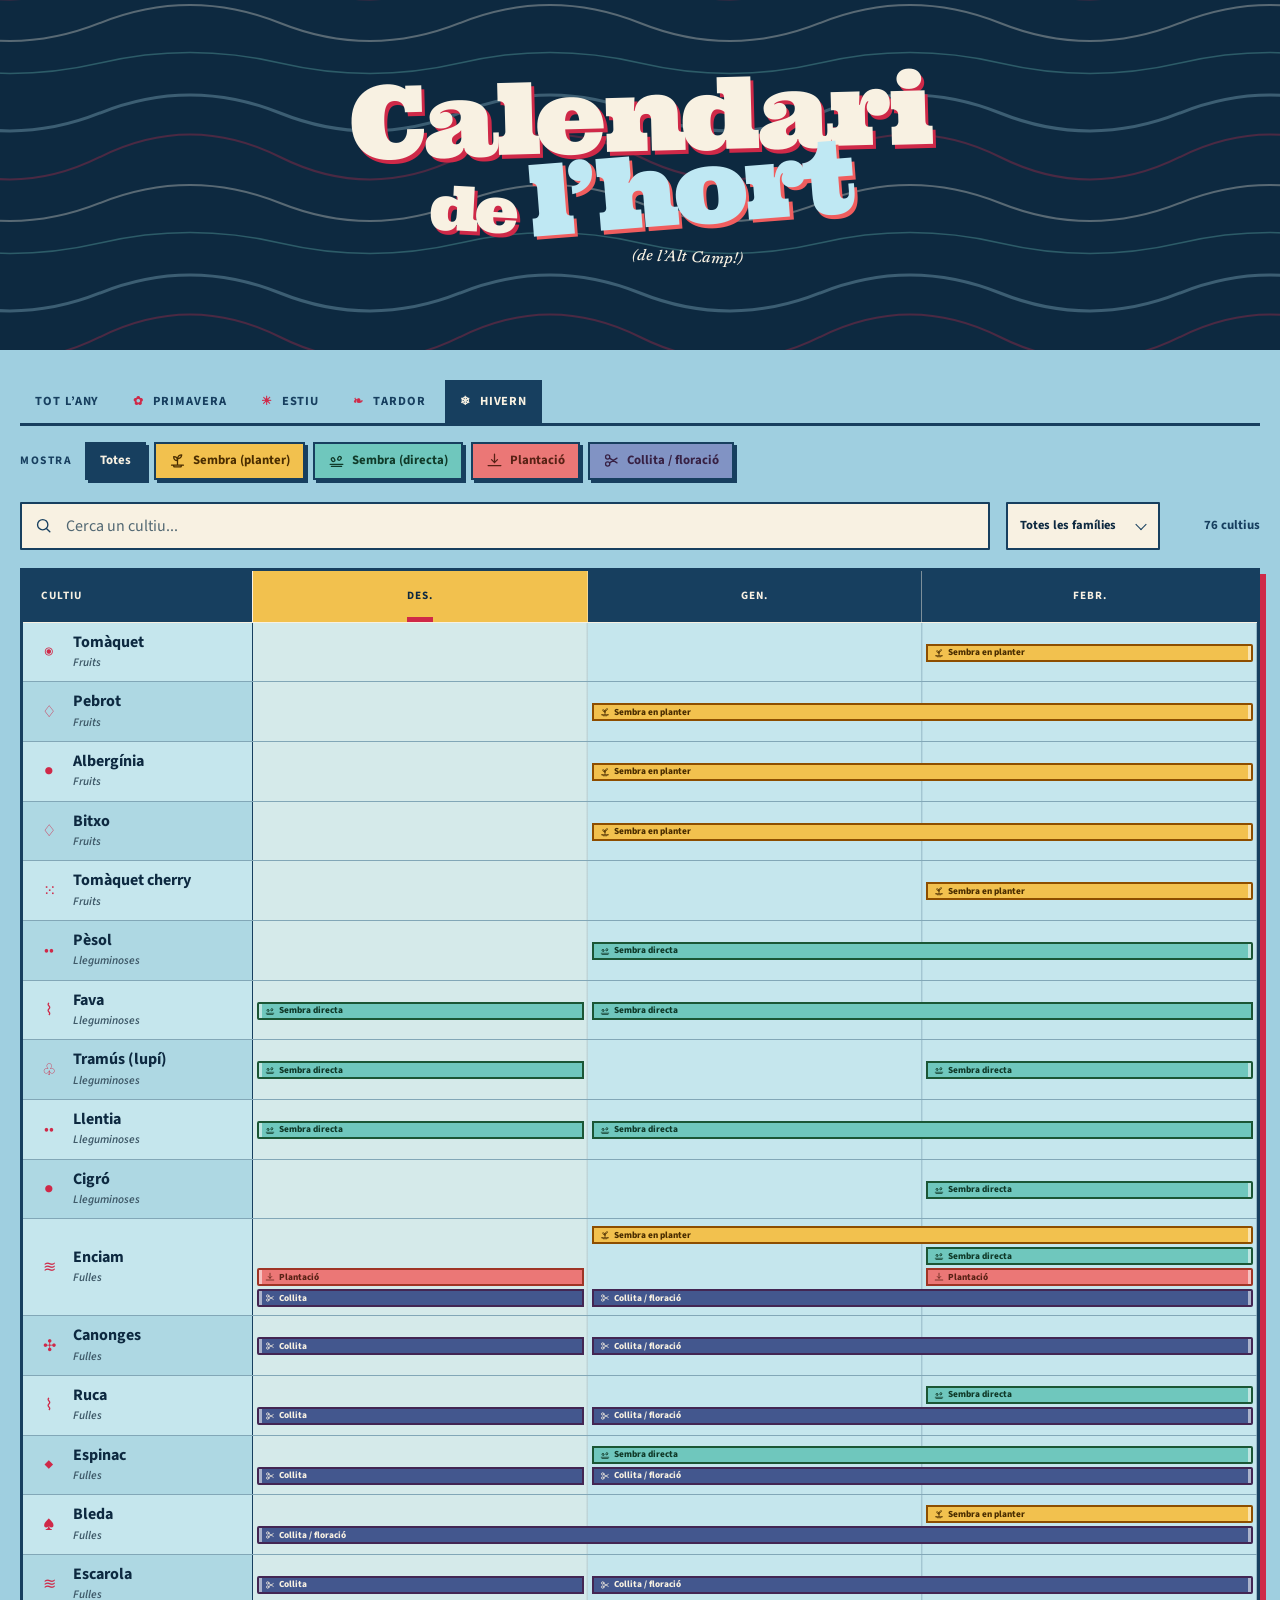
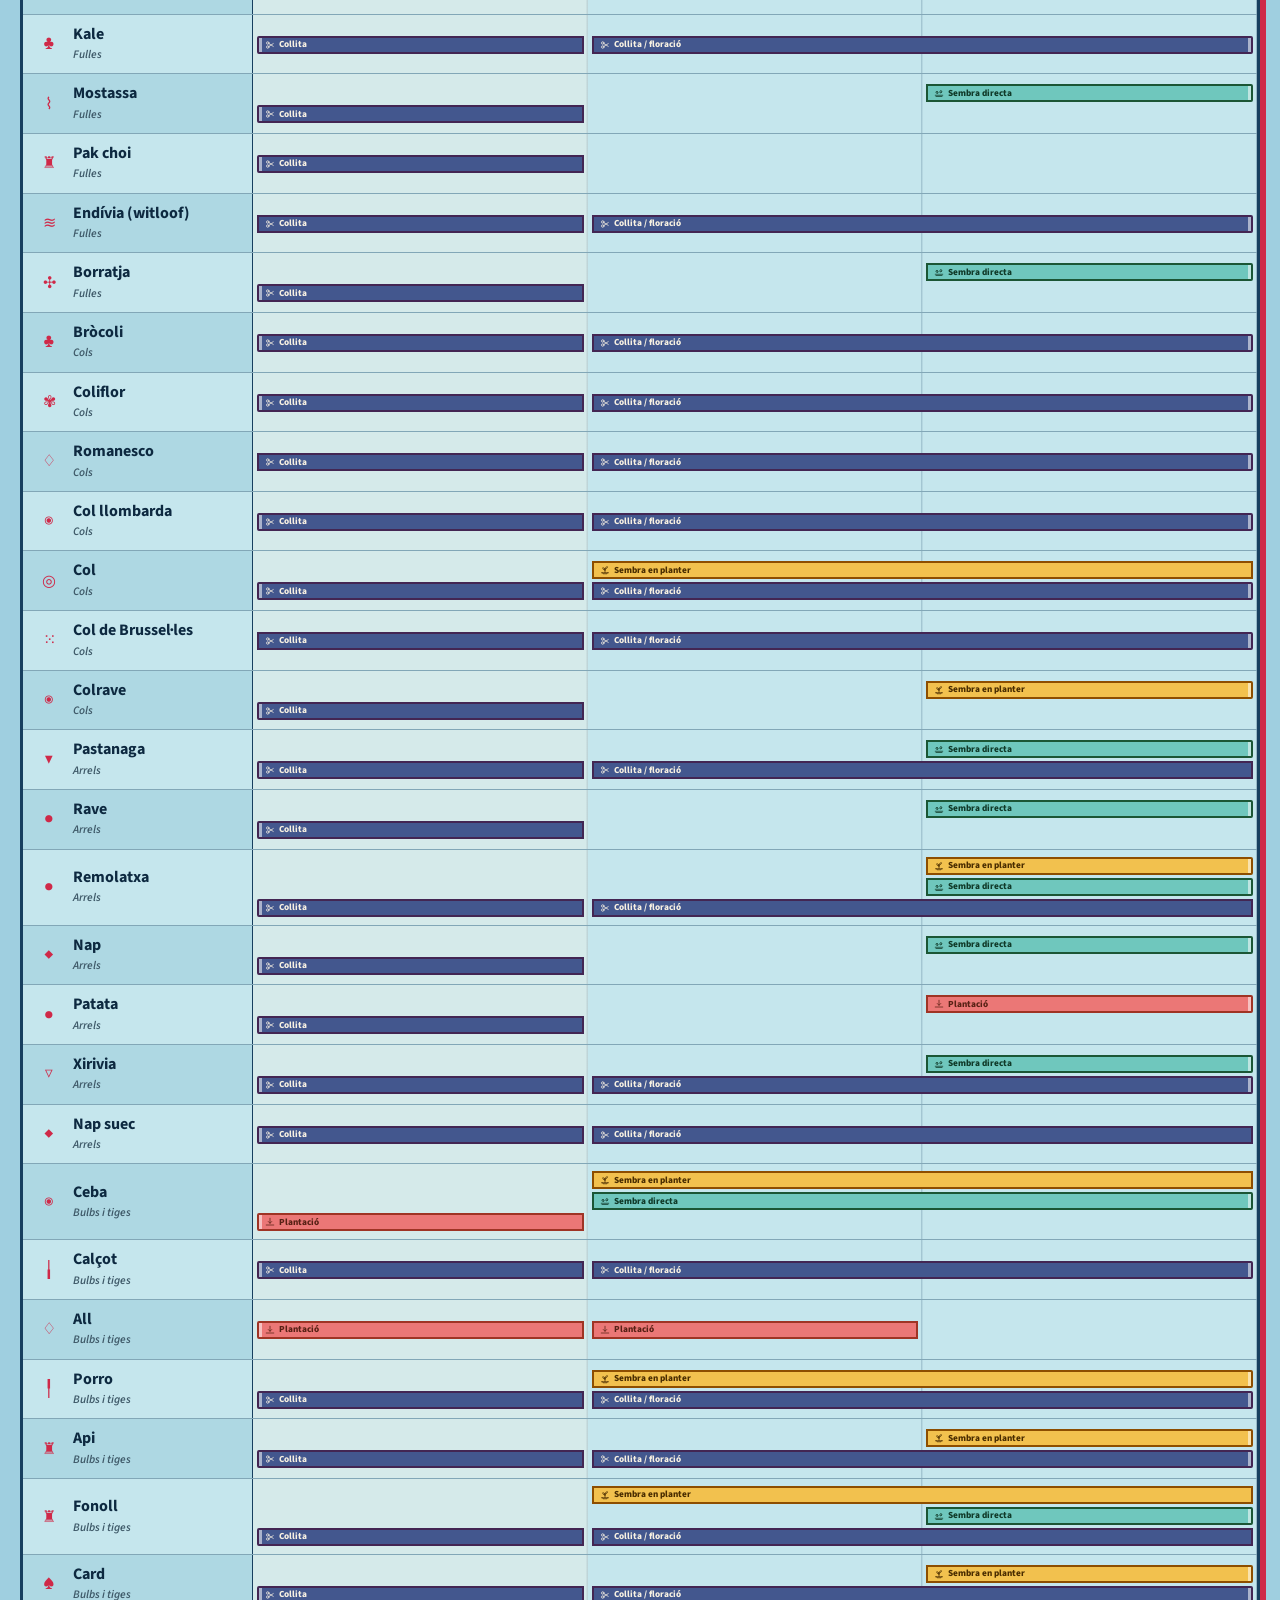
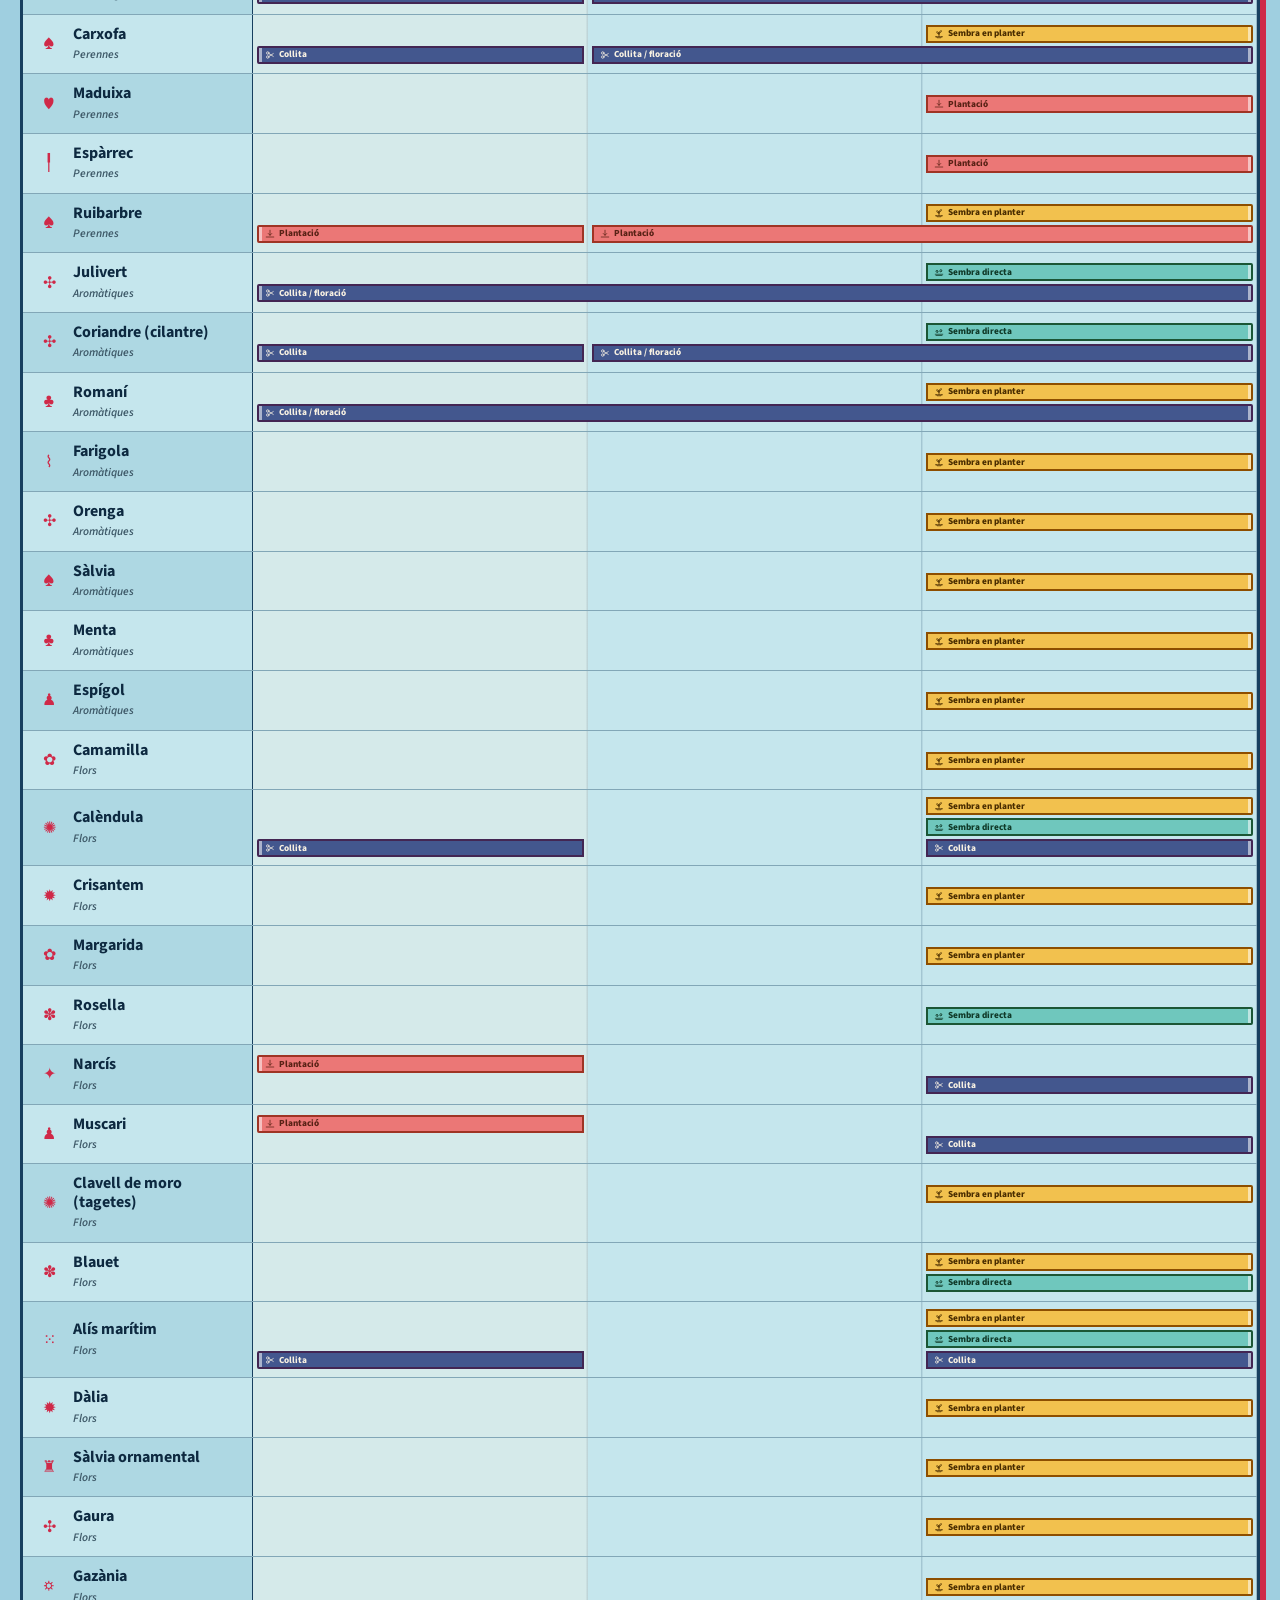
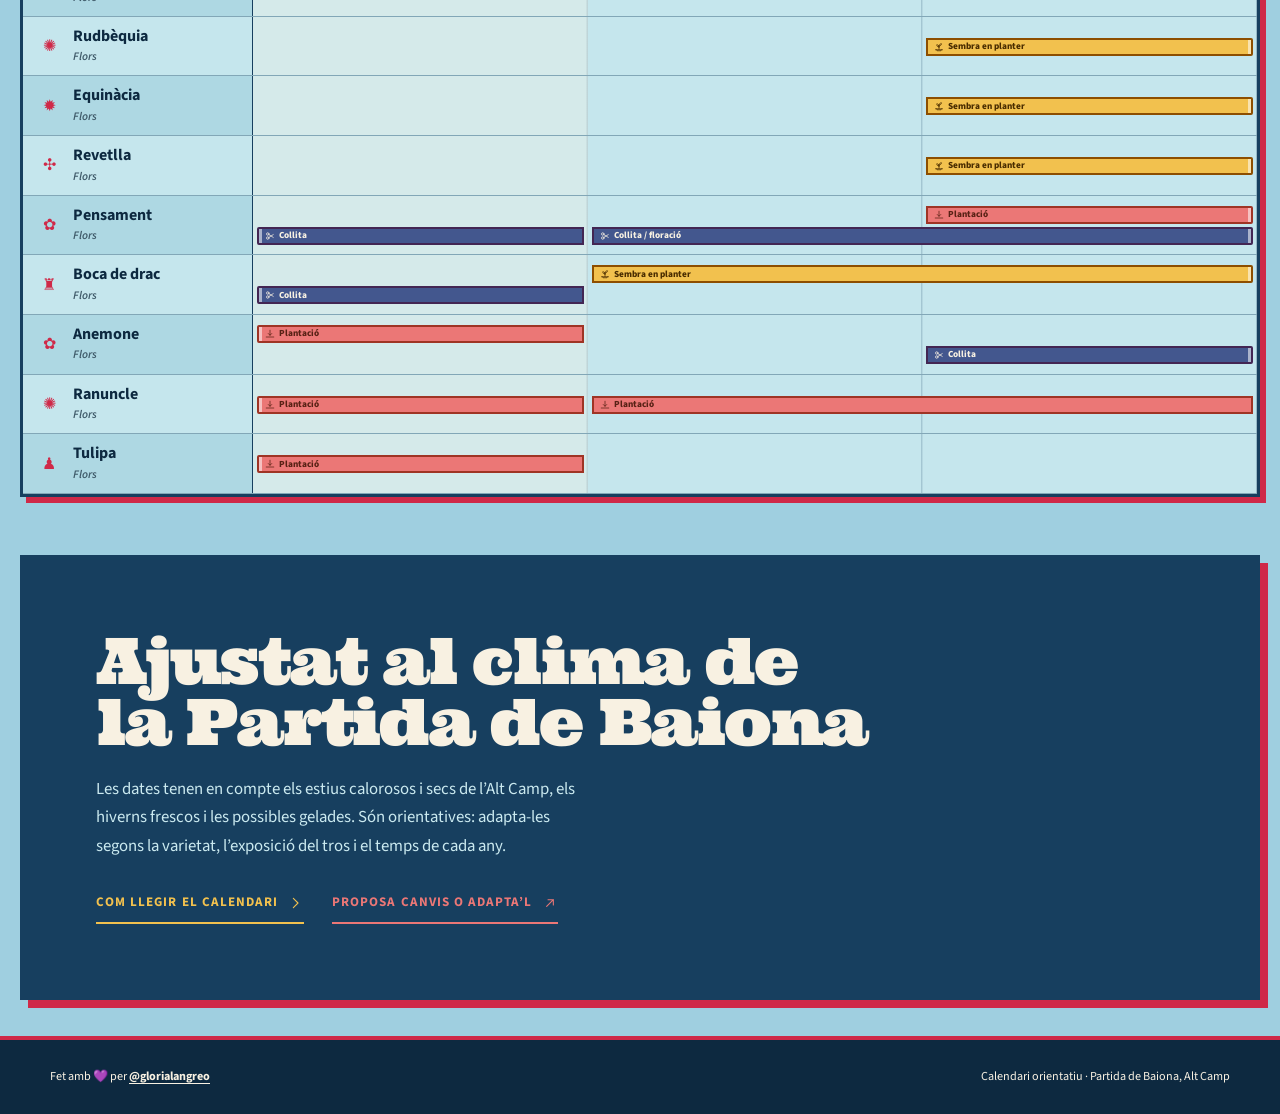
<file: index.html>
<!doctype html>
<html lang="ca">
  <head>
    <meta charset="UTF-8" />
    <meta name="viewport" content="width=device-width, initial-scale=1.0" />
    <meta
      name="description"
      content="Calendari visual de sembra, planter i trasplantament per a l'hort mediterrani."
    />
    <link rel="canonical" href="https://glorialangreo.github.io/hortet/" />
    <meta property="og:type" content="website" />
    <meta property="og:locale" content="ca_ES" />
    <meta property="og:title" content="Calendari de l’hort de l’Alt Camp" />
    <meta
      property="og:description"
      content="Consulta quan sembrar, fer planter, plantar i collir cada cultiu durant tot l’any."
    />
    <meta property="og:url" content="https://glorialangreo.github.io/hortet/" />
    <meta
      property="og:image"
      content="https://glorialangreo.github.io/hortet/assets/social-card.png"
    />
    <meta
      property="og:image:secure_url"
      content="https://glorialangreo.github.io/hortet/assets/social-card.png"
    />
    <meta property="og:image:type" content="image/png" />
    <meta property="og:image:width" content="1200" />
    <meta property="og:image:height" content="630" />
    <meta
      property="og:image:alt"
      content="Calendari de l’hort de l’Alt Camp envoltat de tomàquets, flors i hortalisses."
    />
    <meta name="twitter:card" content="summary_large_image" />
    <meta name="twitter:title" content="Calendari de l’hort de l’Alt Camp" />
    <meta
      name="twitter:description"
      content="Consulta quan sembrar, fer planter, plantar i collir cada cultiu durant tot l’any."
    />
    <meta
      name="twitter:image"
      content="https://glorialangreo.github.io/hortet/assets/social-card.png"
    />
    <meta
      name="twitter:image:alt"
      content="Calendari de l’hort de l’Alt Camp envoltat de tomàquets, flors i hortalisses."
    />
    <title>Calendari de l'hort</title>
    <link rel="icon" href="data:image/svg+xml,<svg xmlns=%22http://www.w3.org/2000/svg%22 viewBox=%220 0 32 32%22><text y=%2226%22 font-size=%2228%22>🌱</text></svg>" />
    <link rel="preconnect" href="https://fonts.googleapis.com" />
    <link rel="preconnect" href="https://fonts.gstatic.com" crossorigin />
    <link
      href="https://fonts.googleapis.com/css2?family=Newsreader:ital,opsz,wght@0,6..72,400;0,6..72,500;1,6..72,400&family=Source+Sans+3:ital,wght@0,400;0,500;0,600;0,700;1,400&family=Ultra&display=swap"
      rel="stylesheet"
    />
    <link rel="stylesheet" href="styles.css?v=20260907-43" />
    <link rel="stylesheet" href="theme-bold.css?v=20260907-29" />
  </head>
  <body data-theme="bold">
    <!--
      THESIS: Un cartell botànic de treball, saturat i expressiu, sense perdre la precisió del calendari.
      OWN-WORLD: Paletes estacionals atrevides; tipografia impresa, onades i contrast funcional.
      STORY: Una capçalera editorial condueix al calendari pràctic de l’Alt Camp.
      FIRST VIEWPORT: Titular trencat sobre verd; il·lustració desplegada al peu de la capçalera.
      FORM: Direcció fixada pel brief; cartell botànic vintage amb una graella funcional.
    -->
    <header class="hero">
      <div class="hero-content">
        <h1>
          <span class="title-calendar">Calendari</span>
          <span class="title-de">de</span>
          <em>l’hort</em>
        </h1>
        <p class="hero-region">(de l’Alt Camp!)</p>
      </div>
    </header>

    <main>
      <section class="planner" aria-labelledby="plannerTitle">
        <h2 id="plannerTitle" class="sr-only">Calendari de cultius</h2>

        <div class="season-tabs" role="group" aria-label="Filtra per estació">
          <button class="season-tab" type="button" data-season="all">Tot l’any</button>
          <button class="season-tab" type="button" data-season="spring">
            <span aria-hidden="true">✿</span> Primavera
          </button>
          <button class="season-tab" type="button" data-season="summer">
            <span aria-hidden="true">☀</span> Estiu
          </button>
          <button class="season-tab" type="button" data-season="autumn">
            <span aria-hidden="true">❧</span> Tardor
          </button>
          <button class="season-tab" type="button" data-season="winter">
            <span aria-hidden="true">❄</span> Hivern
          </button>
        </div>

        <div class="action-filter-bar">
          <span class="action-filter-title">Mostra</span>
          <div class="action-filters" role="group" aria-label="Filtra per tasca">
            <button class="action-filter all active" type="button" data-action="all" aria-pressed="true">
              Totes
            </button>
            <button class="action-filter seedbed active" type="button" data-action="seedbed" aria-pressed="true">
              <svg viewBox="0 0 20 20" aria-hidden="true">
                <path d="M3 15.5h14M5 15.5l1 2h8l1-2M10 15V8" />
                <path d="M10 10c-3 0-4.5-1.5-4.5-4.5C8.5 5.5 10 7 10 10ZM10 8c.5-3 2-4.5 5-4.5-.5 3-2 4.5-5 4.5Z" />
              </svg>
              <span class="action-label-full">Sembra (planter)</span>
              <span class="action-label-short">Planter</span>
            </button>
            <button class="action-filter direct active" type="button" data-action="direct" aria-pressed="true">
              <svg viewBox="0 0 20 20" aria-hidden="true">
                <path d="M2.5 14.5h15M4 17h12" />
                <ellipse cx="6" cy="9" rx="1.8" ry="2.4" transform="rotate(-35 6 9)" />
                <ellipse cx="13.5" cy="7.5" rx="1.8" ry="2.4" transform="rotate(35 13.5 7.5)" />
              </svg>
              <span class="action-label-full">Sembra (directa)</span>
              <span class="action-label-short">Directa</span>
            </button>
            <button class="action-filter planting active" type="button" data-action="planting" aria-pressed="true">
              <svg viewBox="0 0 20 20" aria-hidden="true">
                <path d="M10 2.5v10M6.5 9l3.5 3.5L13.5 9M2.5 16h15" />
              </svg>
              <span class="action-label-full">Plantació</span>
              <span class="action-label-short">Plantació</span>
            </button>
            <button class="action-filter harvest active" type="button" data-action="harvest" aria-pressed="true">
              <svg viewBox="0 0 20 20" aria-hidden="true">
                <circle cx="5.5" cy="6" r="2.5" />
                <circle cx="5.5" cy="14" r="2.5" />
                <path d="m7.7 7.2 8.8 5.6M7.7 12.8l8.8-5.6" />
              </svg>
              <span class="action-label-full">Collita / floració</span>
              <span class="action-label-short">Collita</span>
            </button>
          </div>
        </div>

        <div class="toolbar">
          <div class="search-box">
            <svg class="search-icon" viewBox="0 0 24 24" aria-hidden="true">
              <circle cx="11" cy="11" r="6.5" />
              <path d="m16 16 4 4" />
            </svg>
            <label class="sr-only" for="cropSearch">Cerca un cultiu</label>
            <input id="cropSearch" type="search" placeholder="Cerca un cultiu..." autocomplete="off" />
            <button class="search-clear" id="clearSearch" type="button" aria-label="Esborra la cerca" hidden>
              <svg viewBox="0 0 20 20" aria-hidden="true">
                <path d="m6 6 8 8M14 6l-8 8" />
              </svg>
            </button>
          </div>

          <label class="category-filter" for="categorySelect">
            <span class="sr-only">Família</span>
            <select id="categorySelect">
              <option value="all">Totes les famílies</option>
            </select>
          </label>

          <p class="result-count" id="resultCount" aria-live="polite"></p>
        </div>

        <div class="gantt-shell">
          <div class="gantt-scroll" id="ganttScroll" tabindex="0" aria-label="Calendari de cultius">
            <div class="gantt" id="gantt">
              <div class="gantt-header">
                <div class="crop-column-title">Cultiu</div>
                <div class="months" id="monthsHeader"></div>
              </div>
              <div id="cropRows"></div>
            </div>
          </div>
          <div class="scroll-hint" id="scrollHint" aria-hidden="true" hidden>
            <span>Desplaça per veure tot l’any</span>
            <span>→</span>
          </div>
        </div>

        <div class="empty-state" id="emptyState" hidden>
          <span class="empty-state-icon" aria-hidden="true">
            <svg viewBox="0 0 20 20">
              <path d="M3 15.5h14M5 15.5l1 2h8l1-2M10 15V8" />
              <path d="M10 10c-3 0-4.5-1.5-4.5-4.5C8.5 5.5 10 7 10 10ZM10 8c.5-3 2-4.5 5-4.5-.5 3-2 4.5-5 4.5Z" />
            </svg>
          </span>
          <h3>No hem trobat cap cultiu</h3>
          <p>Prova una altra cerca o canvia els filtres.</p>
        </div>
      </section>

      <aside class="tip-card">
        <div class="tip-copy">
          <h2>Ajustat al clima de la Partida de Baiona</h2>
          <p>
            Les dates tenen en compte els estius calorosos i secs de l’Alt Camp, els hiverns
            frescos i les possibles gelades. Són orientatives: adapta-les segons la varietat,
            l’exposició del tros i el temps de cada any.
          </p>
          <div class="tip-actions">
            <button
              class="help-button"
              id="helpButton"
              type="button"
              aria-haspopup="dialog"
              aria-controls="helpPanel"
            >
              Com llegir el calendari
              <svg viewBox="0 0 24 24" aria-hidden="true">
                <path d="m8 5 7 7-7 7" />
              </svg>
            </button>
            <a
              class="help-button repo-link"
              href="https://github.com/glorialangreo/hortet"
              target="_blank"
              rel="noopener noreferrer"
              title="Obre el repositori per proposar canvis, modificar-lo o fer-ne un fork"
            >
              Proposa canvis o adapta’l
              <svg viewBox="0 0 24 24" aria-hidden="true">
                <path d="M7 17 17 7M9 7h8v8" />
              </svg>
            </a>
          </div>
        </div>
      </aside>

      <dialog class="help-dialog" id="helpPanel" aria-labelledby="helpTitle">
        <button class="dialog-close" id="closeHelp" type="button" aria-label="Tanca">×</button>
        <h2 id="helpTitle">Quatre moments, un hort ple de vida</h2>
        <div class="help-steps">
          <div>
            <span class="step-number direct">1</span>
            <h3>Sembra (directa)</h3>
            <p>Sembres la llavor directament al lloc definitiu.</p>
          </div>
          <div>
            <span class="step-number seedbed">2</span>
            <h3>Sembra (planter)</h3>
            <p>Sembres la llavor en safata, test, alvèol, etc. per trasplantar-la després.</p>
          </div>
          <div>
            <span class="step-number planting">3</span>
            <h3>Plantació</h3>
            <p>Plantes una planta o plançó, sigui comprat o que vingui del teu propi planter.</p>
          </div>
          <div>
            <span class="step-number harvest">4</span>
            <h3>Collita / floració</h3>
            <p>Recull els fruits, fulles o arrels; en les plantes ornamentals indica la floració.</p>
          </div>
        </div>
        <p class="dialog-note">
          Pots passar el cursor per damunt de qualsevol franja per veure’n les dates.
        </p>
      </dialog>

    </main>

    <footer>
      <span>
        Fet amb 💜 per
        <a href="https://github.com/glorialangreo">@glorialangreo</a>
      </span>
      <span>Calendari orientatiu · Partida de Baiona, Alt Camp</span>
    </footer>

    <script src="app.js?v=20260907-13"></script>
  </body>
</html>
</file>
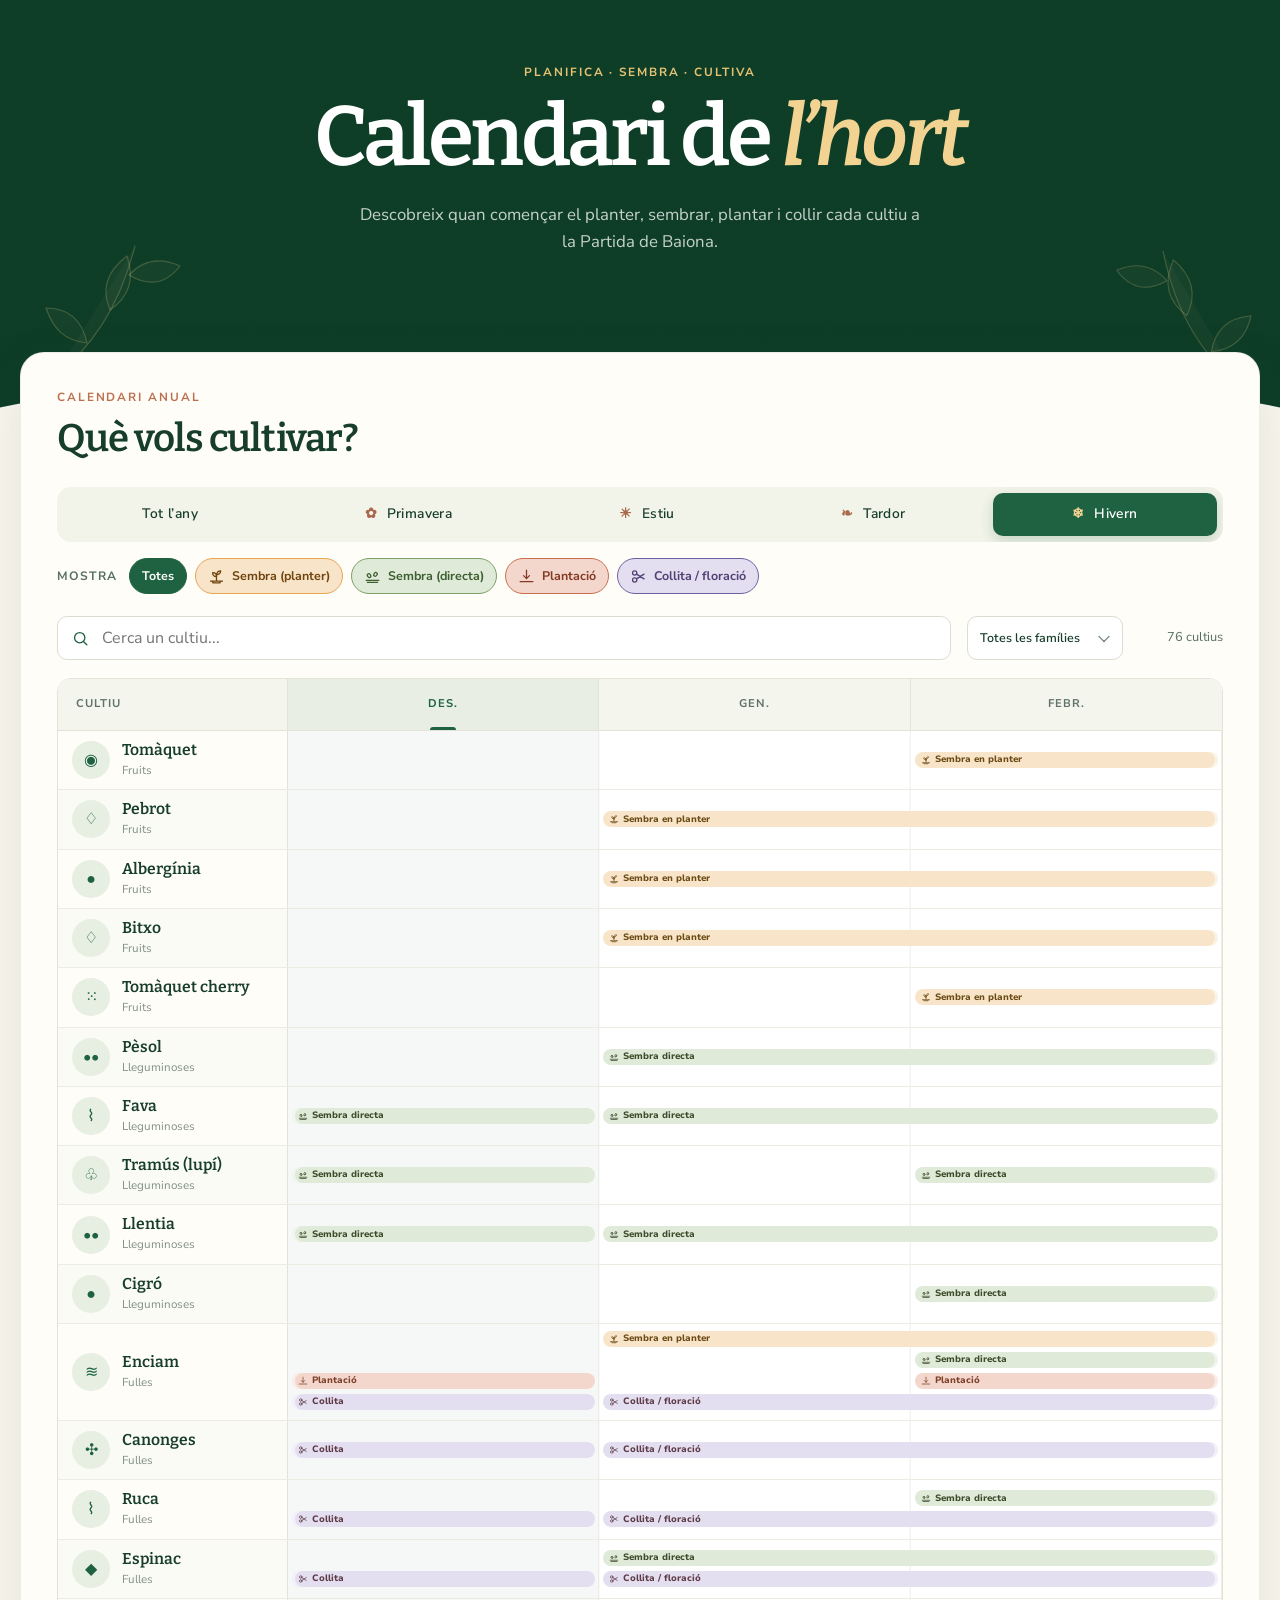
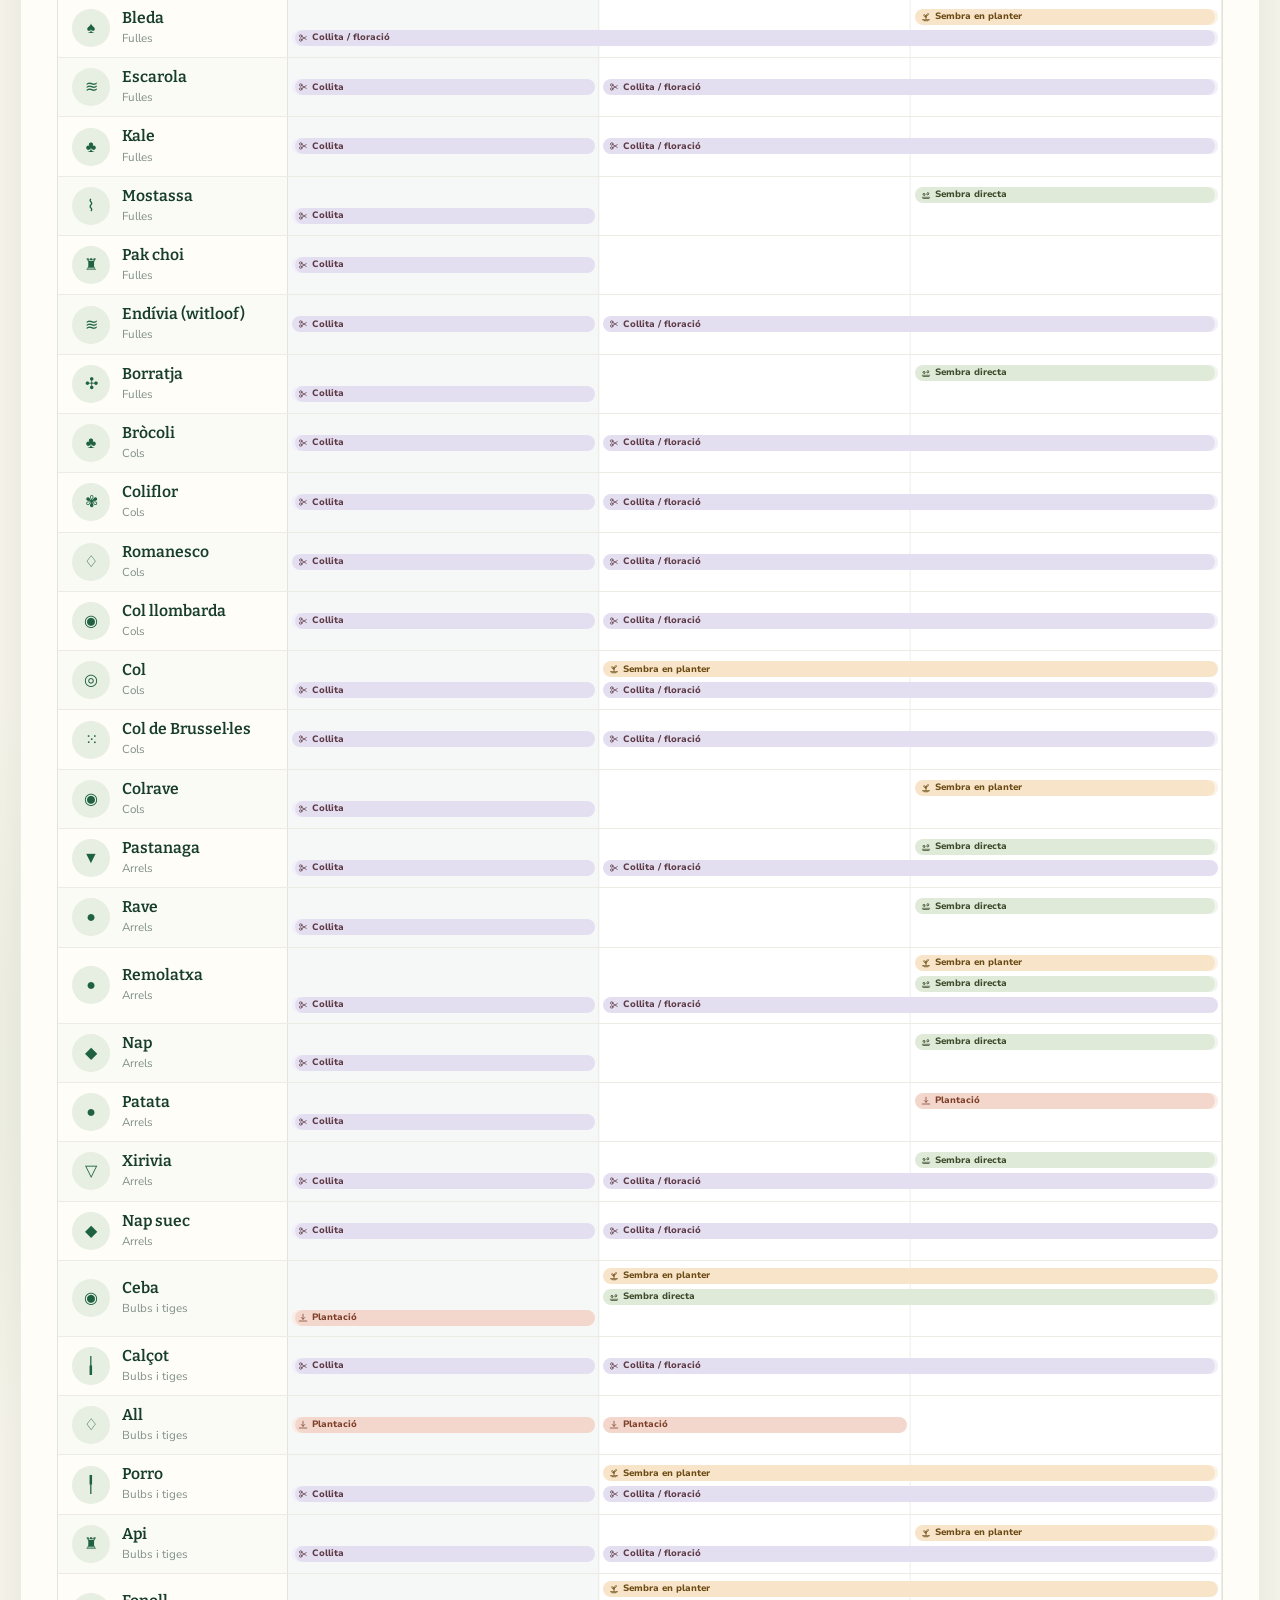
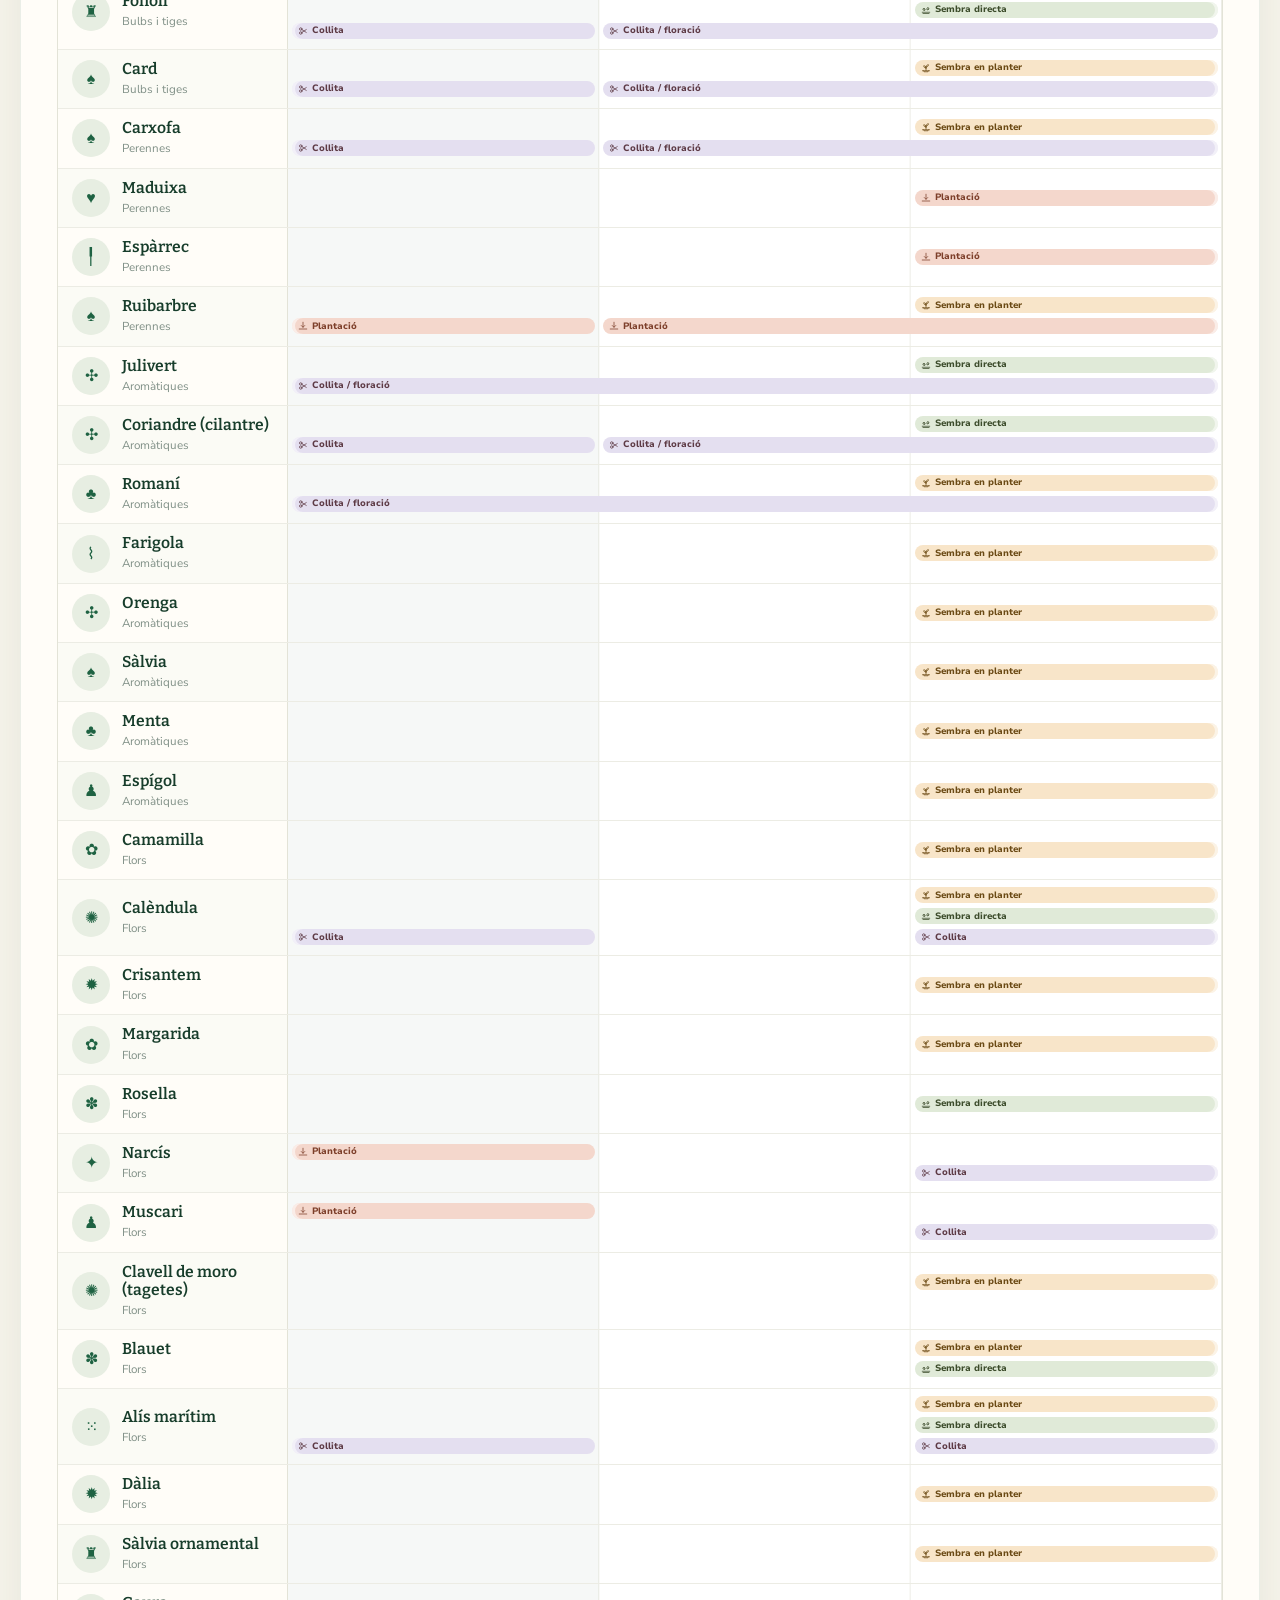
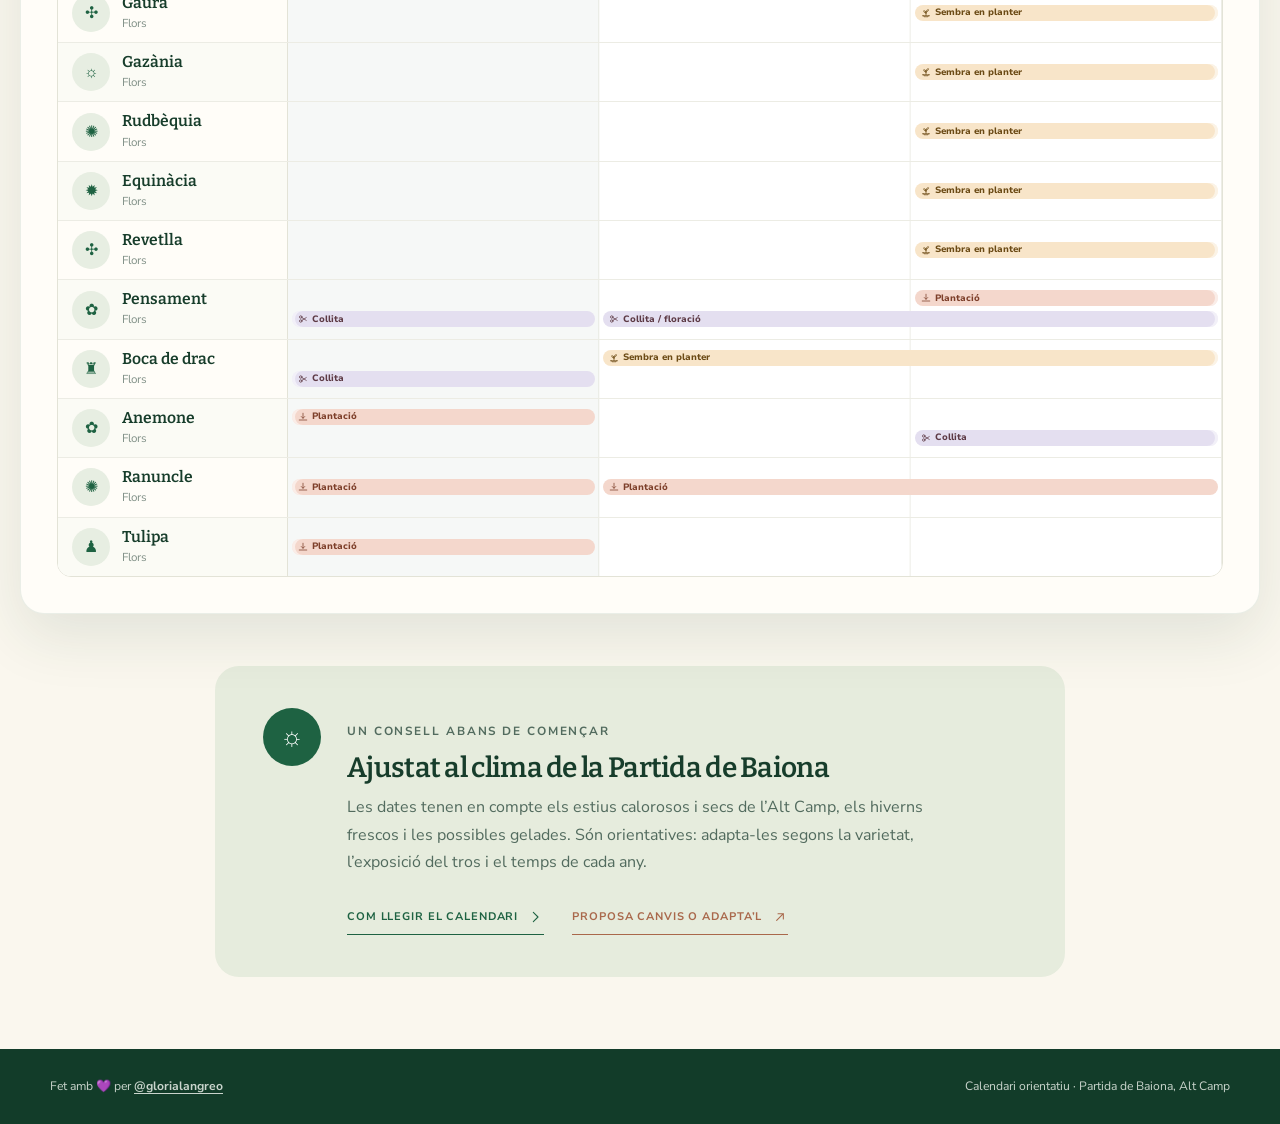
<file: arxiu.html>
<!doctype html>
<html lang="ca">
  <head>
    <meta charset="UTF-8" />
    <meta name="viewport" content="width=device-width, initial-scale=1.0" />
    <meta
      name="description"
      content="Calendari visual de sembra, planter i trasplantament per a l'hort mediterrani."
    />
    <link rel="canonical" href="https://glorialangreo.github.io/hortet/arxiu.html" />
    <meta property="og:type" content="website" />
    <meta property="og:locale" content="ca_ES" />
    <meta property="og:title" content="Calendari de l’hort de l’Alt Camp" />
    <meta
      property="og:description"
      content="Consulta quan sembrar, fer planter, plantar i collir cada cultiu durant tot l’any."
    />
    <meta property="og:url" content="https://glorialangreo.github.io/hortet/arxiu.html" />
    <meta
      property="og:image"
      content="https://glorialangreo.github.io/hortet/assets/social-card.png"
    />
    <meta
      property="og:image:secure_url"
      content="https://glorialangreo.github.io/hortet/assets/social-card.png"
    />
    <meta property="og:image:type" content="image/png" />
    <meta property="og:image:width" content="1200" />
    <meta property="og:image:height" content="630" />
    <meta
      property="og:image:alt"
      content="Calendari de l’hort de l’Alt Camp envoltat de tomàquets, flors i hortalisses."
    />
    <meta name="twitter:card" content="summary_large_image" />
    <meta name="twitter:title" content="Calendari de l’hort de l’Alt Camp" />
    <meta
      name="twitter:description"
      content="Consulta quan sembrar, fer planter, plantar i collir cada cultiu durant tot l’any."
    />
    <meta
      name="twitter:image"
      content="https://glorialangreo.github.io/hortet/assets/social-card.png"
    />
    <meta
      name="twitter:image:alt"
      content="Calendari de l’hort de l’Alt Camp envoltat de tomàquets, flors i hortalisses."
    />
    <title>Calendari de l'hort</title>
    <link rel="icon" href="data:image/svg+xml,<svg xmlns=%22http://www.w3.org/2000/svg%22 viewBox=%220 0 32 32%22><text y=%2226%22 font-size=%2228%22>🌱</text></svg>" />
    <link rel="preconnect" href="https://fonts.googleapis.com" />
    <link rel="preconnect" href="https://fonts.gstatic.com" crossorigin />
    <link
      href="https://fonts.googleapis.com/css2?family=Bitter:ital,wght@0,600;0,700;1,600&family=Nunito+Sans:wght@400;500;600;700&display=swap"
      rel="stylesheet"
    />
    <link rel="stylesheet" href="styles.css?v=20260907-43" />
    <link rel="stylesheet" href="theme-original.css?v=20260907-5" />
  </head>
  <body data-theme="original">
    <!--
      Versió verda original del calendari, conservada amb les dades i interaccions actuals.
      Les fulles són SVG inline i tota la resta de la identitat visual es construeix amb CSS.
    -->
    <header class="hero">
      <div class="hero-content">
        <p class="eyebrow">Planifica · sembra · cultiva</p>
        <h1>Calendari de <em>l’hort</em></h1>
        <p class="hero-copy">
          Descobreix quan començar el planter, sembrar, plantar i collir cada cultiu a la Partida de
          Baiona.
        </p>
      </div>

      <svg class="hero-leaf hero-leaf-left" viewBox="0 0 180 160" aria-hidden="true">
        <path d="M14 150C54 117 81 78 97 16" />
        <path d="M49 113C27 111 15 99 8 78c22 0 36 11 41 35Z" />
        <path d="M72 80c-9-21-3-39 17-54 8 23 2 41-17 54Z" />
        <path d="M91 45c14-15 31-18 51-9-14 18-31 21-51 9Z" />
      </svg>
      <svg class="hero-leaf hero-leaf-right" viewBox="0 0 190 170" aria-hidden="true">
        <path d="M180 160C136 124 108 81 94 13" />
        <path d="M145 119c23-2 37-15 42-38-24 2-38 14-42 38Z" />
        <path d="M119 81c11-22 6-42-14-59-11 24-6 44 14 59Z" />
        <path d="M98 44c-14-16-32-20-53-11 14 19 32 23 53 11Z" />
      </svg>
    </header>

    <main>
      <section class="planner" aria-labelledby="plannerTitle">
        <div class="planner-heading">
          <div>
            <p class="section-kicker">Calendari anual</p>
            <h2 id="plannerTitle">Què vols cultivar?</h2>
          </div>
        </div>

        <div class="season-tabs" role="group" aria-label="Filtra per estació">
          <button class="season-tab" type="button" data-season="all">Tot l’any</button>
          <button class="season-tab" type="button" data-season="spring">
            <span aria-hidden="true">✿</span> Primavera
          </button>
          <button class="season-tab" type="button" data-season="summer">
            <span aria-hidden="true">☀</span> Estiu
          </button>
          <button class="season-tab" type="button" data-season="autumn">
            <span aria-hidden="true">❧</span> Tardor
          </button>
          <button class="season-tab" type="button" data-season="winter">
            <span aria-hidden="true">❄</span> Hivern
          </button>
        </div>

        <div class="action-filter-bar">
          <span class="action-filter-title">Mostra</span>
          <div class="action-filters" role="group" aria-label="Filtra per tasca">
            <button class="action-filter all active" type="button" data-action="all" aria-pressed="true">
              Totes
            </button>
            <button class="action-filter seedbed active" type="button" data-action="seedbed" aria-pressed="true">
              <svg viewBox="0 0 20 20" aria-hidden="true">
                <path d="M3 15.5h14M5 15.5l1 2h8l1-2M10 15V8" />
                <path d="M10 10c-3 0-4.5-1.5-4.5-4.5C8.5 5.5 10 7 10 10ZM10 8c.5-3 2-4.5 5-4.5-.5 3-2 4.5-5 4.5Z" />
              </svg>
              <span class="action-label-full">Sembra (planter)</span>
              <span class="action-label-short">Planter</span>
            </button>
            <button class="action-filter direct active" type="button" data-action="direct" aria-pressed="true">
              <svg viewBox="0 0 20 20" aria-hidden="true">
                <path d="M2.5 14.5h15M4 17h12" />
                <ellipse cx="6" cy="9" rx="1.8" ry="2.4" transform="rotate(-35 6 9)" />
                <ellipse cx="13.5" cy="7.5" rx="1.8" ry="2.4" transform="rotate(35 13.5 7.5)" />
              </svg>
              <span class="action-label-full">Sembra (directa)</span>
              <span class="action-label-short">Directa</span>
            </button>
            <button class="action-filter planting active" type="button" data-action="planting" aria-pressed="true">
              <svg viewBox="0 0 20 20" aria-hidden="true">
                <path d="M10 2.5v10M6.5 9l3.5 3.5L13.5 9M2.5 16h15" />
              </svg>
              <span class="action-label-full">Plantació</span>
              <span class="action-label-short">Plantació</span>
            </button>
            <button class="action-filter harvest active" type="button" data-action="harvest" aria-pressed="true">
              <svg viewBox="0 0 20 20" aria-hidden="true">
                <circle cx="5.5" cy="6" r="2.5" />
                <circle cx="5.5" cy="14" r="2.5" />
                <path d="m7.7 7.2 8.8 5.6M7.7 12.8l8.8-5.6" />
              </svg>
              <span class="action-label-full">Collita / floració</span>
              <span class="action-label-short">Collita</span>
            </button>
          </div>
        </div>

        <div class="toolbar">
          <div class="search-box">
            <svg class="search-icon" viewBox="0 0 24 24" aria-hidden="true">
              <circle cx="11" cy="11" r="6.5" />
              <path d="m16 16 4 4" />
            </svg>
            <label class="sr-only" for="cropSearch">Cerca un cultiu</label>
            <input id="cropSearch" type="search" placeholder="Cerca un cultiu..." autocomplete="off" />
            <button class="search-clear" id="clearSearch" type="button" aria-label="Esborra la cerca" hidden>
              <svg viewBox="0 0 20 20" aria-hidden="true">
                <path d="m6 6 8 8M14 6l-8 8" />
              </svg>
            </button>
          </div>

          <label class="category-filter" for="categorySelect">
            <span class="sr-only">Família</span>
            <select id="categorySelect">
              <option value="all">Totes les famílies</option>
            </select>
          </label>

          <p class="result-count" id="resultCount" aria-live="polite"></p>
        </div>

        <div class="gantt-shell">
          <div class="gantt-scroll" id="ganttScroll" tabindex="0" aria-label="Calendari de cultius">
            <div class="gantt" id="gantt">
              <div class="gantt-header">
                <div class="crop-column-title">Cultiu</div>
                <div class="months" id="monthsHeader"></div>
              </div>
              <div id="cropRows"></div>
            </div>
          </div>
          <div class="scroll-hint" id="scrollHint" aria-hidden="true" hidden>
            <span>Desplaça per veure tot l’any</span>
            <span>→</span>
          </div>
        </div>

        <div class="empty-state" id="emptyState" hidden>
          <span class="empty-state-icon" aria-hidden="true">
            <svg viewBox="0 0 20 20">
              <path d="M3 15.5h14M5 15.5l1 2h8l1-2M10 15V8" />
              <path d="M10 10c-3 0-4.5-1.5-4.5-4.5C8.5 5.5 10 7 10 10ZM10 8c.5-3 2-4.5 5-4.5-.5 3-2 4.5-5 4.5Z" />
            </svg>
          </span>
          <h3>No hem trobat cap cultiu</h3>
          <p>Prova una altra cerca o canvia els filtres.</p>
        </div>
      </section>

      <aside class="tip-card">
        <div class="tip-icon" aria-hidden="true">☼</div>
        <div class="tip-copy">
          <p class="section-kicker">Un consell abans de començar</p>
          <h2>Ajustat al clima de la Partida de Baiona</h2>
          <p>
            Les dates tenen en compte els estius calorosos i secs de l’Alt Camp, els hiverns
            frescos i les possibles gelades. Són orientatives: adapta-les segons la varietat,
            l’exposició del tros i el temps de cada any.
          </p>
          <div class="tip-actions">
            <button
              class="help-button"
              id="helpButton"
              type="button"
              aria-haspopup="dialog"
              aria-controls="helpPanel"
            >
              Com llegir el calendari
              <svg viewBox="0 0 24 24" aria-hidden="true">
                <path d="m8 5 7 7-7 7" />
              </svg>
            </button>
            <a
              class="help-button repo-link"
              href="https://github.com/glorialangreo/hortet"
              target="_blank"
              rel="noopener noreferrer"
              title="Obre el repositori per proposar canvis, modificar-lo o fer-ne un fork"
            >
              Proposa canvis o adapta’l
              <svg viewBox="0 0 24 24" aria-hidden="true">
                <path d="M7 17 17 7M9 7h8v8" />
              </svg>
            </a>
          </div>
        </div>
      </aside>

      <dialog class="help-dialog" id="helpPanel" aria-labelledby="helpTitle">
        <button class="dialog-close" id="closeHelp" type="button" aria-label="Tanca">×</button>
        <h2 id="helpTitle">Quatre moments, un hort ple de vida</h2>
        <div class="help-steps">
          <div>
            <span class="step-number direct">1</span>
            <h3>Sembra (directa)</h3>
            <p>Sembres la llavor directament al lloc definitiu.</p>
          </div>
          <div>
            <span class="step-number seedbed">2</span>
            <h3>Sembra (planter)</h3>
            <p>Sembres la llavor en safata, test, alvèol, etc. per trasplantar-la després.</p>
          </div>
          <div>
            <span class="step-number planting">3</span>
            <h3>Plantació</h3>
            <p>Plantes una planta o plançó, sigui comprat o que vingui del teu propi planter.</p>
          </div>
          <div>
            <span class="step-number harvest">4</span>
            <h3>Collita / floració</h3>
            <p>Recull els fruits, fulles o arrels; en les plantes ornamentals indica la floració.</p>
          </div>
        </div>
        <p class="dialog-note">
          Pots passar el cursor per damunt de qualsevol franja per veure’n les dates.
        </p>
      </dialog>
    </main>

    <footer>
      <span>
        Fet amb 💜 per
        <a href="https://github.com/glorialangreo">@glorialangreo</a>
      </span>
      <span>Calendari orientatiu · Partida de Baiona, Alt Camp</span>
    </footer>

    <script src="app.js?v=20260907-13"></script>
  </body>
</html>
</file>
<file: styles.css>
:root {
  --ink: #2f3a2c;
  --ink-soft: #6d7362;
  --cream: #f4ede0;
  --paper: #f4ede0;
  --paper-deep: #e9e0cf;
  --line: #cfc4ac;
  --line-soft: #ded5c1;
  --green: #40573f;
  --green-dark: #27381f;
  --burgundy: #7b3f43;
  --ochre: #a77e3e;
  --sage: #7d8b6b;
  --font-editorial: "Newsreader", "Iowan Old Style", "Palatino Linotype", Georgia, serif;
  --font-functional: "Source Sans 3", "Segoe UI", Arial, sans-serif;
  --seedbed: #b3813f;
  --seedbed-soft: #e7d6b3;
  --direct: #6f8055;
  --direct-soft: #d3dbbe;
  --planting: #a15b45;
  --planting-soft: #e3c6b5;
  --harvest: #77505d;
  --harvest-soft: #dcc6c9;
  --crop-column: 230px;
  --month-column: 70px;
}

* {
  box-sizing: border-box;
}

html {
  scroll-behavior: smooth;
}

body {
  overflow-x: clip;
  margin: 0;
  color: var(--ink);
  background: var(--cream);
  font-family: var(--font-functional);
  font-size: 1rem;
  line-height: 1.5;
  -webkit-font-smoothing: antialiased;
}

button,
input,
select {
  font: inherit;
}

button {
  color: inherit;
}

.sr-only {
  position: absolute;
  width: 1px;
  height: 1px;
  padding: 0;
  margin: -1px;
  overflow: hidden;
  clip: rect(0, 0, 0, 0);
  white-space: nowrap;
  border: 0;
}

.hero {
  position: relative;
  height: clamp(240px, 24vw, 340px);
  overflow: hidden;
  color: var(--ink);
  background: var(--paper);
  border-bottom: 1px solid var(--line);
}

.hero-content {
  position: absolute;
  top: 50%;
  left: 50%;
  z-index: 2;
  width: min(calc(100% - 40px), 820px);
  text-align: center;
  transform: translate(-50%, -50%);
}

.help-button {
  display: inline-flex;
  gap: 10px;
  align-items: center;
  margin-top: 24px;
  padding: 9px 0;
  color: var(--green);
  font-size: clamp(0.64rem, 0.86vw, 0.84rem);
  font-weight: 700;
  letter-spacing: 0.08em;
  text-transform: uppercase;
  cursor: pointer;
  background: none;
  border: 0;
  border-bottom: 1px solid currentColor;
}

.help-button:hover {
  color: var(--burgundy);
}

.help-button svg {
  width: 16px;
  fill: none;
  stroke: currentColor;
  stroke-linecap: round;
  stroke-linejoin: round;
  stroke-width: 1.6;
  transition: transform 180ms ease-out;
}

.help-button:hover svg {
  transform: translateX(3px);
}

.tip-actions {
  display: flex;
  flex-wrap: wrap;
  gap: 10px 28px;
  align-items: center;
  margin-top: 24px;
}

.tip-actions .help-button {
  margin-top: 0;
}

.repo-link {
  text-decoration: none;
}

.hero h1 {
  margin: 0;
  font-family: var(--font-editorial);
  font-size: clamp(3rem, 6vw, 5.5rem);
  font-weight: 400;
  font-optical-sizing: auto;
  letter-spacing: -0.035em;
  line-height: 0.96;
  white-space: nowrap;
}

.hero h1 em {
  color: var(--burgundy);
  font-weight: 400;
}


main {
  --gutter: 20px;
  width: min(1240px, calc(100% - var(--gutter) * 2));
  margin: 0 auto;
}

.planner {
  padding: 24px 0 38px;
}

.planner h2,
.tip-card h2,
.help-dialog h2 {
  margin: 0;
  font-family: var(--font-editorial);
  font-size: clamp(2.4rem, 4.2vw, 3.75rem);
  font-weight: 400;
  font-optical-sizing: auto;
  letter-spacing: -0.03em;
  line-height: 0.98;
  text-wrap: balance;
}

.action-filter-bar {
  display: flex;
  gap: 12px;
  align-items: center;
  margin-top: 16px;
}

.action-filter-title {
  color: var(--ink-soft);
  font-size: 0.76rem;
  font-weight: 700;
  letter-spacing: 0.08em;
  text-transform: uppercase;
}

.action-filters {
  display: flex;
  flex-wrap: wrap;
  gap: 8px;
}

.action-filter {
  display: inline-flex;
  gap: 7px;
  align-items: center;
  min-height: 36px;
  padding: 7px 12px;
  color: var(--ink-soft);
  font-size: 0.78rem;
  font-weight: 700;
  cursor: pointer;
  background: transparent;
  border: 1px solid var(--line);
  border-radius: 0;
  transition:
    color 160ms ease,
    background 160ms ease,
    border-color 160ms ease,
    box-shadow 160ms ease;
}

.action-filter:hover {
  border-color: var(--green);
}

.action-filter:focus-visible {
  outline: 3px solid rgba(61, 91, 66, 0.22);
  outline-offset: 2px;
}

.action-filter svg {
  width: 17px;
  height: 17px;
  fill: none;
  stroke: currentColor;
  stroke-linecap: round;
  stroke-linejoin: round;
  stroke-width: 1.5;
}

.action-filter.all.active {
  color: var(--paper);
  background: var(--green);
  border-color: var(--green);
}

.action-filter.seedbed.active {
  color: #70440f;
  background: var(--seedbed-soft);
  border-color: var(--seedbed);
}

.action-filter.direct.active {
  color: #3e5f31;
  background: var(--direct-soft);
  border-color: var(--direct);
}

.action-filter.planting.active {
  color: #843b25;
  background: var(--planting-soft);
  border-color: var(--planting);
}

.action-filter.harvest.active {
  color: #514174;
  background: var(--harvest-soft);
  border-color: var(--harvest);
}

.action-label-short {
  display: none;
}

.step-number.seedbed {
  background: var(--seedbed);
}

.step-number.direct {
  background: var(--direct);
}

.step-number.planting {
  background: var(--planting);
}

.step-number.harvest {
  background: var(--harvest);
}

.season-tabs {
  display: flex;
  gap: 28px;
  padding: 0;
  margin-top: 0;
  overflow-x: auto;
  border-bottom: 1px solid var(--line);
  scrollbar-width: none;
}

.season-tabs::-webkit-scrollbar {
  display: none;
}

.season-tab {
  flex: 0 0 max-content;
  min-width: 0;
  padding: 12px 0 13px;
  font-size: 0.86rem;
  font-weight: 600;
  cursor: pointer;
  background: transparent;
  letter-spacing: 0.03em;
  border: 0;
  border-bottom: 2px solid transparent;
  transition:
    color 160ms ease,
    border-color 160ms ease;
}

.season-tab span {
  margin-right: 5px;
  color: var(--burgundy);
}

.season-tab:hover {
  color: var(--burgundy);
}

.season-tab.active {
  color: var(--green-dark);
  background: transparent;
  border-bottom-color: var(--green);
}

.season-tab.active span {
  color: var(--burgundy);
}

.toolbar {
  display: grid;
  grid-template-columns: minmax(240px, 1fr) auto auto;
  gap: 16px;
  align-items: center;
  margin-top: 22px;
}

.search-box {
  position: relative;
  display: flex;
  align-items: center;
}

.search-icon {
  position: absolute;
  left: 14px;
  width: 19px;
  fill: none;
  stroke: var(--green);
  stroke-linecap: round;
  stroke-width: 1.7;
  pointer-events: none;
}

.search-box input,
.category-filter select {
  width: 100%;
  height: 44px;
  color: var(--ink);
  background: var(--paper);
  border: 1px solid var(--line);
  border-radius: 1px;
  outline: none;
}

.search-box input {
  padding: 0 44px;
}

.search-box input::-webkit-search-cancel-button {
  appearance: none;
}

.search-clear {
  position: absolute;
  right: 8px;
  display: grid;
  width: 30px;
  height: 30px;
  padding: 0;
  color: var(--green);
  cursor: pointer;
  background: transparent;
  border: 0;
  border-radius: 50%;
  place-items: center;
}

.search-clear:hover {
  background: rgb(61 91 66 / 10%);
}

.search-clear:focus-visible {
  outline: 3px solid rgb(61 91 66 / 22%);
  outline-offset: 1px;
}

.search-clear[hidden] {
  display: none;
}

.search-clear svg {
  width: 16px;
  height: 16px;
  fill: none;
  stroke: currentColor;
  stroke-linecap: round;
  stroke-width: 1.8;
  pointer-events: none;
}

.search-box input:focus,
.category-filter select:focus {
  border-color: var(--green);
  box-shadow: 0 0 0 3px rgba(61, 91, 66, 0.14);
}

.category-filter {
  position: relative;
  display: flex;
  gap: 9px;
  align-items: center;
  color: var(--ink-soft);
  font-size: 0.78rem;
  font-weight: 600;
}

.category-filter::after {
  position: absolute;
  top: 50%;
  right: 15px;
  width: 7px;
  height: 7px;
  pointer-events: none;
  content: "";
  border-right: 1.5px solid currentColor;
  border-bottom: 1.5px solid currentColor;
  transform: translateY(-68%) rotate(45deg);
}

.category-filter select {
  appearance: none;
  min-width: 130px;
  padding: 0 42px 0 12px;
}

.result-count {
  min-width: 84px;
  margin: 0;
  color: var(--ink-soft);
  font-size: 0.8rem;
  text-align: right;
}

.gantt-shell {
  margin-top: 18px;
  overflow: hidden;
  border: 1px solid var(--line);
}

.gantt-scroll {
  overflow-x: auto;
  background: var(--paper);
  outline: none;
}

.gantt {
  min-width: calc(var(--crop-column) + var(--month-column) * var(--visible-months));
}

.gantt-header,
.crop-row {
  display: grid;
  grid-template-columns:
    var(--crop-column)
    minmax(calc(var(--month-column) * var(--visible-months)), 1fr);
}

.gantt-header {
  position: sticky;
  top: 0;
  z-index: 5;
  min-height: 52px;
  color: var(--green-dark);
  background: #ded6bd;
  border-bottom: 1px solid var(--line);
  font-size: 0.7rem;
  font-weight: 700;
  letter-spacing: 0.09em;
  text-transform: uppercase;
}

.crop-column-title {
  position: sticky;
  left: 0;
  z-index: 7;
  display: flex;
  align-items: center;
  padding: 0 18px;
  background: #ded6bd;
  border-right: 1px solid var(--line);
}

.months {
  display: grid;
  grid-template-columns: repeat(var(--visible-months), minmax(var(--month-column), 1fr));
}

.month-label {
  position: relative;
  display: grid;
  border-right: 1px solid var(--line);
  place-items: center;
}

.month-label:last-child {
  border-right: 0;
}

.month-label.current {
  color: var(--green);
  background: rgba(125, 139, 107, 0.22);
}

.month-label.current::after {
  position: absolute;
  bottom: 0;
  width: 26px;
  height: 3px;
  content: "";
  background: var(--green);
  border-radius: 0;
}

.crop-row {
  min-height: 58px;
  border-bottom: 1px solid rgba(183, 170, 136, 0.52);
}

.crop-row:last-child {
  border-bottom: 0;
}

.crop-meta {
  position: sticky;
  left: 0;
  z-index: 3;
  display: flex;
  gap: 12px;
  align-items: center;
  padding: 10px 14px;
  background: var(--paper);
  border-right: 1px solid var(--line);
}

.crop-row:nth-child(even) .crop-meta {
  background: #eee7d5;
}

.crop-icon {
  display: block;
  flex: 0 0 auto;
  width: 24px;
  height: auto;
  color: var(--burgundy);
  font-size: 1rem;
  text-align: center;
}

.crop-name {
  display: block;
  margin-bottom: 3px;
  color: var(--ink);
  font-family: var(--font-functional);
  font-size: 1rem;
  font-weight: 600;
  line-height: 1.15;
}

.crop-category {
  display: block;
  color: #777866;
  font-size: 0.72rem;
  font-style: italic;
}

.timeline {
  position: relative;
  display: grid;
  min-height: calc(12px + var(--lane-count, 1) * 21px);
  background-image: url("data:image/svg+xml,%3Csvg xmlns='http://www.w3.org/2000/svg' width='100' height='2' viewBox='0 0 100 2'%3E%3Cpath d='M99.5 0v2' stroke='%23cfc4ac' stroke-opacity='.52'/%3E%3C/svg%3E");
  background-size: calc(100% / var(--visible-months)) 100%;
}

.month-highlight {
  position: absolute;
  top: 0;
  bottom: 0;
  left: calc((var(--position) - 1) * 100% / var(--visible-months));
  width: calc(100% / var(--visible-months));
  pointer-events: none;
  content: "";
  background: rgba(61, 91, 66, 0.07);
}

.period {
  position: absolute;
  z-index: 1;
  display: flex;
  gap: 4px;
  align-items: center;
  top: calc(var(--lane-offset, 7px) + var(--lane) * 21px);
  left: calc((var(--start) - 1) * 100% / var(--visible-months) + 4px);
  width: calc((var(--end) - var(--start) + 1) * 100% / var(--visible-months) - 8px);
  height: 16px;
  padding: 0 6px;
  overflow: hidden;
  font-size: 0.58rem;
  font-weight: 800;
  line-height: 1;
  white-space: nowrap;
  cursor: help;
  border: 1px solid;
  border-radius: 0;
  transition:
    filter 140ms ease,
    transform 140ms ease;
}

.period-symbol {
  display: inline-flex;
  flex: 0 0 auto;
}

.period-symbol svg {
  width: 10px;
  height: 10px;
  fill: none;
  stroke: currentColor;
  stroke-linecap: round;
  stroke-linejoin: round;
  stroke-width: 1.5;
}

.period:hover,
.period:focus-visible,
.period.is-active {
  z-index: 2;
  filter: saturate(1.15) brightness(0.96);
  outline: 2px solid var(--paper);
  box-shadow: 0 0 0 3px currentColor;
  transform: scaleY(1.18);
}

.period-tooltip {
  position: fixed;
  z-index: 1000;
  max-width: min(260px, calc(100vw - 20px));
  padding: 8px 10px;
  color: var(--light, var(--paper));
  font-size: 0.78rem;
  font-weight: 700;
  line-height: 1.25;
  pointer-events: none;
  background: var(--green-dark);
  border: 2px solid var(--paper);
  box-shadow: 4px 4px 0 var(--burgundy);
}

.period-tooltip[hidden] {
  display: none;
}

.period.seedbed {
  color: #6b4a15;
  background: var(--seedbed-soft);
  border-color: var(--seedbed);
}

.period.direct {
  color: #3c4c2b;
  background: var(--direct-soft);
  border-color: var(--direct);
}

.period.planting {
  color: #7d3f2a;
  background: var(--planting-soft);
  border-color: var(--planting);
}

.period.harvest {
  color: #5d3a45;
  background: var(--harvest-soft);
  border-color: var(--harvest);
}

.period.continues-before {
  border-top-left-radius: 2px;
  border-bottom-left-radius: 2px;
  box-shadow: inset 3px 0 rgba(255, 255, 255, 0.55);
}

.period.continues-after {
  border-top-right-radius: 2px;
  border-bottom-right-radius: 2px;
  box-shadow: inset -3px 0 rgba(255, 255, 255, 0.55);
}

.period.continues-before.continues-after {
  box-shadow:
    inset 3px 0 rgba(255, 255, 255, 0.55),
    inset -3px 0 rgba(255, 255, 255, 0.55);
}

.period-symbol {
  flex: 0 0 auto;
  font-size: 0.7rem;
}

.period-label {
  overflow: hidden;
  text-overflow: ellipsis;
}

.scroll-hint {
  display: none;
  justify-content: space-between;
  padding: 8px 14px;
  color: var(--ink-soft);
  font-size: 0.72rem;
  background: var(--paper-deep);
  border-top: 1px solid var(--line);
}

.scroll-hint[hidden] {
  display: none;
}

.empty-state {
  padding: 52px 20px;
  text-align: center;
}

.empty-state-icon {
  display: inline-flex;
  color: var(--green);
}

.empty-state-icon svg {
  width: 42px;
  height: 42px;
  fill: none;
  stroke: currentColor;
  stroke-linecap: round;
  stroke-linejoin: round;
  stroke-width: 1.35;
}

.empty-state h3 {
  margin: 14px 0 6px;
  font-family: var(--font-editorial);
  font-size: 1.55rem;
  font-weight: 500;
}

.empty-state p {
  margin: 0;
  color: var(--ink-soft);
}

.tip-card {
  display: grid;
  grid-template-columns: minmax(0, 1fr);
  align-items: center;
  padding: 32px 0;
  margin: 20px auto 36px;
  border-top: 1px solid var(--line);
  border-bottom: 1px solid var(--line);
}

.tip-copy {
  max-width: 760px;
}

.tip-card h2 {
  max-width: 15ch;
  font-size: clamp(2.25rem, 4vw, 3.5rem);
}

.tip-card p {
  max-width: 60ch;
  margin: 22px 0 0;
  color: var(--ink-soft);
  line-height: 1.7;
}

footer {
  display: flex;
  gap: 20px;
  justify-content: space-between;
  padding: 28px max(24px, calc((100% - 1180px) / 2));
  color: #e4dcc6;
  font-size: 0.76rem;
  background: var(--green-dark);
  border-top: 1px solid #a9a37f;
}

footer a {
  color: inherit;
  font-weight: 700;
  text-underline-offset: 3px;
}

footer a:hover {
  color: #fff;
}

.help-dialog {
  width: min(680px, calc(100% - 32px));
  max-height: calc(100dvh - 48px);
  padding: 42px;
  color: var(--ink);
  background: var(--paper);
  border: 1px solid var(--line);
  overflow-y: auto;
}

.help-dialog::backdrop {
  background: rgb(30 38 28 / 55%);
}

.dialog-close {
  position: absolute;
  top: 18px;
  right: 20px;
  width: 34px;
  height: 34px;
  font-size: 1.5rem;
  cursor: pointer;
  background: transparent;
  border: 0;
}

.help-steps {
  display: grid;
  grid-template-columns: repeat(4, 1fr);
  gap: 14px;
  margin-top: 28px;
}

.help-steps > div {
  padding: 18px 0;
  border-top: 1px solid var(--line);
}

.step-number {
  display: grid;
  width: 27px;
  height: 27px;
  color: #fff;
  font-size: 0.75rem;
  font-weight: 700;
  border-radius: 1px;
  place-items: center;
}

.help-steps h3 {
  margin: 14px 0 7px;
  font-family: var(--font-editorial);
  font-size: 1.35rem;
  font-weight: 500;
  letter-spacing: -0.015em;
}

.help-steps p,
.dialog-note {
  color: var(--ink-soft);
  font-size: 0.82rem;
  line-height: 1.55;
}

.dialog-note {
  margin: 20px 0 0;
}

@media (max-width: 900px) {
  .hero {
    display: block;
    height: clamp(230px, 34vw, 300px);
    padding-top: 0;
  }

  .hero-content {
    position: absolute;
    top: 50%;
    left: 50%;
    width: calc(100% - 40px);
    margin: 0;
    transform: translate(-50%, -50%);
  }

  .hero h1 {
    font-size: clamp(2.8rem, 7vw, 4rem);
  }

}

@media (max-width: 800px) {
  :root {
    --crop-column: 120px;
    --month-column: 56px;
  }

  main {
    --gutter: 12px;
  }

  .planner {
    padding: 20px 0 28px;
  }

  .action-filter-bar {
    display: block;
  }

  .action-filter-title {
    display: block;
    margin-bottom: 8px;
  }

  .toolbar {
    grid-template-columns: 1fr auto;
  }

  .search-box {
    grid-column: 1 / -1;
  }

  .result-count {
    text-align: right;
  }

  .scroll-hint {
    display: flex;
  }

  .crop-meta {
    gap: 0;
    padding: 10px;
  }

  .crop-icon {
    display: none;
  }

  .tip-card {
    padding: 28px 0;
    margin: 20px auto 32px;
  }

  .help-steps {
    grid-template-columns: 1fr;
  }
}

@media (max-width: 520px) {
  .hero {
    height: 240px;
    padding-top: 0;
  }

  .hero h1 {
    font-size: clamp(2.15rem, 9.5vw, 2.7rem);
  }

  .help-dialog {
    width: calc(100% - 24px);
    padding: 38px 20px 24px;
  }

  .category-filter > span {
    display: none;
  }

  .action-filter.all {
    display: none;
  }

  .action-label-full {
    display: none;
  }

  .action-label-short {
    display: inline;
  }

  .tip-card {
    display: block;
    padding: 24px 0;
  }

  footer {
    display: grid;
  }
}

@media (prefers-reduced-motion: reduce) {
  *,
  *::before,
  *::after {
    scroll-behavior: auto !important;
    transition-duration: 0.01ms !important;
  }
}
</file>
<file: theme-bold.css>
body[data-theme="bold"] {
  --ink: #123f31;
  --ink-soft: #5c343b;
  --cream: #f2a2b0;
  --paper: #f7b4bf;
  --paper-deep: #e991a2;
  --line: #164b3a;
  --line-soft: #d66f84;
  --green: #0d4a37;
  --green-dark: #07382b;
  --burgundy: #b7193f;
  --ochre: #d98413;
  --sage: #438150;
  --seedbed: #d27a00;
  --seedbed-soft: #f5bd43;
  --direct: #17643b;
  --direct-soft: #7ebc68;
  --planting: #bc3826;
  --planting-soft: #f17b61;
  --harvest: #5a3675;
  --harvest-soft: #b28ac2;
  --hero-shadow: #ee5c35;
  --light: #fff2d8;
  --control-bg: #ffd4d8;
  --grid-bg: #ffc3ca;
  --grid-alt: #f5aab6;
  --highlight: #f5bd43;
  --muted: #7b3d49;
  --placeholder: #765c57;
  --tip-copy: #ffd9d8;
  --dialog-bg: #ffd2d7;
  --dialog-copy: #633c43;
  --hero-pattern: url("data:image/svg+xml,%3Csvg xmlns='http://www.w3.org/2000/svg' width='360' height='180' viewBox='0 0 360 180'%3E%3Cg fill='none' stroke-linecap='round'%3E%3Cpath d='M0 28C60 4 120 4 180 28S300 52 360 28' stroke='%23f7b4bf' stroke-width='3'/%3E%3Cpath d='M0 72C60 42 120 42 180 72S300 102 360 72' stroke='%23ee5c35' stroke-width='2'/%3E%3Cpath d='M0 118C60 94 120 94 180 118S300 142 360 118' stroke='%23fff2d8' stroke-width='2'/%3E%3Cpath d='M0 158C60 144 120 144 180 158S300 172 360 158' stroke='%23f7b4bf' stroke-width='1.5'/%3E%3C/g%3E%3C/svg%3E");
  color: var(--ink);
  background: var(--cream);
}

body[data-theme="bold"][data-season-theme="spring"] {
  --ink: #421841;
  --ink-soft: #65325f;
  --cream: #cfe86e;
  --paper: #f5a3cf;
  --paper-deep: #df77b7;
  --line: #4b194f;
  --line-soft: #9dbb48;
  --green: #4b194f;
  --green-dark: #341239;
  --burgundy: #d82472;
  --ochre: #f28a32;
  --sage: #65a95c;
  --seedbed: #c87a00;
  --seedbed-soft: #ffd052;
  --direct: #276945;
  --direct-soft: #7fd39a;
  --planting: #bd386c;
  --planting-soft: #f47ba8;
  --harvest: #74418c;
  --harvest-soft: #b988cf;
  --hero-shadow: #ff7a3d;
  --light: #fff4d6;
  --control-bg: #e7f59f;
  --grid-bg: #e1f28f;
  --grid-alt: #d1e876;
  --highlight: #ffcf3f;
  --muted: #68405f;
  --placeholder: #6d5b45;
  --tip-copy: #f6cfe4;
  --dialog-bg: #e8f3a4;
  --dialog-copy: #57344f;
  --hero-pattern: url("data:image/svg+xml,%3Csvg xmlns='http://www.w3.org/2000/svg' width='360' height='180' viewBox='0 0 360 180'%3E%3Cg fill='none' stroke-linecap='round'%3E%3Cpath d='M0 28C60 4 120 4 180 28S300 52 360 28' stroke='%23cfe86e' stroke-width='3'/%3E%3Cpath d='M0 72C60 42 120 42 180 72S300 102 360 72' stroke='%23f5a3cf' stroke-width='2'/%3E%3Cpath d='M0 118C60 94 120 94 180 118S300 142 360 118' stroke='%23fff4d6' stroke-width='2'/%3E%3Cpath d='M0 158C60 144 120 144 180 158S300 172 360 158' stroke='%23ff7a3d' stroke-width='1.5'/%3E%3C/g%3E%3C/svg%3E");
}

body[data-theme="bold"][data-season-theme="summer"] {
  --ink: #17356f;
  --ink-soft: #62442c;
  --cream: #f5c84b;
  --paper: #ff765d;
  --paper-deep: #ef6048;
  --line: #173f8f;
  --line-soft: #dda93c;
  --green: #173f8f;
  --green-dark: #102c6c;
  --burgundy: #d51d65;
  --ochre: #df8500;
  --sage: #24a58f;
  --seedbed: #bf7100;
  --seedbed-soft: #ffe05a;
  --direct: #106b61;
  --direct-soft: #65cfb5;
  --planting: #c13b28;
  --planting-soft: #ff8064;
  --harvest: #67408f;
  --harvest-soft: #ad8ad0;
  --hero-shadow: #27b7a0;
  --light: #fff5d8;
  --control-bg: #ffe59b;
  --grid-bg: #ffdc70;
  --grid-alt: #f4ca48;
  --highlight: #ff765d;
  --muted: #704d2b;
  --placeholder: #6d5b45;
  --tip-copy: #d8f5ef;
  --dialog-bg: #ffe7a8;
  --dialog-copy: #59472c;
  --hero-pattern: url("data:image/svg+xml,%3Csvg xmlns='http://www.w3.org/2000/svg' width='360' height='180' viewBox='0 0 360 180'%3E%3Cg fill='none' stroke-linecap='round'%3E%3Cpath d='M0 28C60 4 120 4 180 28S300 52 360 28' stroke='%23f5c84b' stroke-width='3'/%3E%3Cpath d='M0 72C60 42 120 42 180 72S300 102 360 72' stroke='%2327b7a0' stroke-width='2'/%3E%3Cpath d='M0 118C60 94 120 94 180 118S300 142 360 118' stroke='%23fff5d8' stroke-width='2'/%3E%3Cpath d='M0 158C60 144 120 144 180 158S300 172 360 158' stroke='%23ff765d' stroke-width='1.5'/%3E%3C/g%3E%3C/svg%3E");
}

body[data-theme="bold"][data-season-theme="autumn"] {
  --ink: #4a1f35;
  --ink-soft: #683728;
  --cream: #df783f;
  --paper: #f3a35c;
  --paper-deep: #dc8445;
  --line: #4b1d45;
  --line-soft: #bd5d39;
  --green: #4b1d45;
  --green-dark: #32112f;
  --burgundy: #a71d42;
  --ochre: #d98c24;
  --sage: #788349;
  --seedbed: #a96608;
  --seedbed-soft: #efb73e;
  --direct: #4f642f;
  --direct-soft: #95a65a;
  --planting: #a93728;
  --planting-soft: #e76f51;
  --harvest: #633566;
  --harvest-soft: #a978a5;
  --hero-shadow: #55c2a3;
  --light: #fff0ca;
  --control-bg: #f2bd8a;
  --grid-bg: #eda178;
  --grid-alt: #df8a62;
  --highlight: #efb73e;
  --muted: #6d342b;
  --placeholder: #6b4b3e;
  --tip-copy: #f5d0b0;
  --dialog-bg: #f3bd91;
  --dialog-copy: #61372f;
  --hero-pattern: url("data:image/svg+xml,%3Csvg xmlns='http://www.w3.org/2000/svg' width='360' height='180' viewBox='0 0 360 180'%3E%3Cg fill='none' stroke-linecap='round'%3E%3Cpath d='M0 28C60 4 120 4 180 28S300 52 360 28' stroke='%23f3a35c' stroke-width='3'/%3E%3Cpath d='M0 72C60 42 120 42 180 72S300 102 360 72' stroke='%23f2bb3f' stroke-width='2'/%3E%3Cpath d='M0 118C60 94 120 94 180 118S300 142 360 118' stroke='%23fff0ca' stroke-width='2'/%3E%3Cpath d='M0 158C60 144 120 144 180 158S300 172 360 158' stroke='%23a71d42' stroke-width='1.5'/%3E%3C/g%3E%3C/svg%3E");
}

body[data-theme="bold"][data-season-theme="winter"] {
  --ink: #17374b;
  --ink-soft: #405b68;
  --cream: #9fcfe0;
  --paper: #bfe8f3;
  --paper-deep: #91cfdf;
  --line: #173f5f;
  --line-soft: #75aec0;
  --green: #173f5f;
  --green-dark: #0d2940;
  --burgundy: #cf2948;
  --ochre: #d99c27;
  --sage: #4d918e;
  --seedbed: #a8730c;
  --seedbed-soft: #f2c14e;
  --direct: #236b68;
  --direct-soft: #6fc7bd;
  --planting: #b63e47;
  --planting-soft: #eb7776;
  --harvest: #43578e;
  --harvest-soft: #8193c4;
  --hero-shadow: #f05d5e;
  --light: #f8f1e2;
  --control-bg: #d8eef2;
  --grid-bg: #c5e6ed;
  --grid-alt: #aed8e3;
  --highlight: #f2c14e;
  --muted: #3f5a69;
  --placeholder: #526873;
  --tip-copy: #cbeaf0;
  --dialog-bg: #d8edf2;
  --dialog-copy: #334f5d;
  --hero-pattern: url("data:image/svg+xml,%3Csvg xmlns='http://www.w3.org/2000/svg' width='360' height='180' viewBox='0 0 360 180'%3E%3Cg fill='none' stroke-linecap='round'%3E%3Cpath d='M0 28C60 4 120 4 180 28S300 52 360 28' stroke='%239fcfe0' stroke-width='3'/%3E%3Cpath d='M0 72C60 42 120 42 180 72S300 102 360 72' stroke='%23cf2948' stroke-width='2'/%3E%3Cpath d='M0 118C60 94 120 94 180 118S300 142 360 118' stroke='%23f8f1e2' stroke-width='2'/%3E%3Cpath d='M0 158C60 144 120 144 180 158S300 172 360 158' stroke='%236fc7bd' stroke-width='1.5'/%3E%3C/g%3E%3C/svg%3E");
}

body[data-theme="bold"] .hero {
  height: clamp(280px, 28vw, 350px);
  background: var(--green-dark);
  border-bottom: 0;
}

body[data-theme="bold"] .hero::before {
  position: absolute;
  inset: 0;
  z-index: 0;
  content: "";
  background-image: var(--hero-pattern);
  background-position: center;
  background-size: 360px 180px;
  opacity: 0.32;
}

body[data-theme="bold"] .hero-content {
  top: 50%;
  left: 50%;
  z-index: 1;
  width: min(900px, calc(100% - 48px));
  text-align: left;
  transform: translate(-50%, -50%);
}

body[data-theme="bold"] .hero h1 {
  display: grid;
  grid-template-areas:
    "calendar calendar"
    "de hort";
  grid-template-columns: max-content max-content;
  column-gap: 0.14em;
  align-items: end;
  width: max-content;
  margin: 0 auto;
  color: var(--light);
  font-family: "Ultra", Rockwell, "Roboto Slab", serif;
  font-size: clamp(4rem, 7.8vw, 6.5rem);
  font-weight: 400;
  letter-spacing: -0.045em;
  line-height: 0.76;
  text-shadow: none;
  white-space: normal;
}

body[data-theme="bold"] .title-calendar {
  grid-area: calendar;
  text-shadow: 3px 4px 0 var(--burgundy);
  transform: rotate(-1.5deg);
  transform-origin: left bottom;
}

body[data-theme="bold"] .title-de {
  grid-area: de;
  justify-self: end;
  margin-right: -0.05em;
  font-size: 0.62em;
  letter-spacing: -0.06em;
  text-shadow: 3px 4px 0 var(--burgundy);
  transform: rotate(3deg) translateY(-0.04em);
  transform-origin: right center;
}

body[data-theme="bold"] .hero h1 em {
  grid-area: hort;
  display: block;
  width: max-content;
  margin: 0;
  color: var(--paper);
  font-style: normal;
  text-shadow: 3px 4px 0 var(--hero-shadow);
  transform: rotate(-4.5deg) translateY(0.02em);
  transform-origin: left center;
}

body[data-theme="bold"] .hero-region {
  width: max-content;
  margin: 0.8rem auto 0;
  color: var(--light);
  font-family: "Newsreader", Georgia, serif;
  font-size: clamp(1rem, 1.2vw, 1.3rem);
  font-style: italic;
  font-weight: 500;
  letter-spacing: 0.025em;
  line-height: 1;
  transform: translateX(3rem) rotate(2deg);
}

body[data-theme="bold"] main {
  width: min(1320px, calc(100% - var(--gutter) * 2));
}

body[data-theme="bold"] .planner {
  padding-top: 30px;
}

body[data-theme="bold"] .season-tabs {
  gap: 4px;
  border-bottom: 3px solid var(--green);
}

body[data-theme="bold"] .season-tab {
  padding: 12px 15px;
  color: var(--green);
  font-size: 0.78rem;
  font-weight: 700;
  letter-spacing: 0.075em;
  text-transform: uppercase;
  border-bottom: 0;
}

body[data-theme="bold"] .season-tab:hover {
  color: var(--light);
  background: var(--burgundy);
}

body[data-theme="bold"] .season-tab.active {
  color: var(--light);
  background: var(--green);
  border-bottom-color: transparent;
}

body[data-theme="bold"] .season-tab.active span,
body[data-theme="bold"] .season-tab:hover span {
  color: var(--light);
}

body[data-theme="bold"] .action-filter-title {
  color: var(--green);
  font-size: 0.72rem;
  letter-spacing: 0.14em;
}

body[data-theme="bold"] .action-filter {
  min-height: 38px;
  padding: 7px 13px;
  color: var(--green);
  font-size: 0.8rem;
  background: transparent;
  border: 2px solid var(--green);
  box-shadow: 3px 3px 0 var(--green);
}

body[data-theme="bold"] .action-filter:not(.active) {
  box-shadow: none;
}

body[data-theme="bold"] .action-filter:not(.active):hover {
  color: var(--green);
  background: transparent;
  border-color: var(--green);
  box-shadow: 2px 2px 0 var(--green);
}

body[data-theme="bold"] .action-filter.all.active {
  color: var(--light);
  background: var(--green);
}

body[data-theme="bold"] .action-filter.seedbed.active {
  color: #4a2d00;
  background: var(--seedbed-soft);
  border-color: var(--green);
}

body[data-theme="bold"] .action-filter.direct.active {
  color: #103a29;
  background: var(--direct-soft);
  border-color: var(--green);
}

body[data-theme="bold"] .action-filter.planting.active {
  color: #582115;
  background: var(--planting-soft);
  border-color: var(--green);
}

body[data-theme="bold"] .action-filter.harvest.active {
  color: #372144;
  background: var(--harvest-soft);
  border-color: var(--green);
}

body[data-theme="bold"] .search-box input,
body[data-theme="bold"] .category-filter select {
  height: 48px;
  color: var(--green-dark);
  background: var(--light);
  border: 2px solid var(--green);
}

body[data-theme="bold"] .search-box input::placeholder {
  color: var(--placeholder);
  opacity: 1;
}

body[data-theme="bold"] .category-filter,
body[data-theme="bold"] .result-count {
  color: var(--green);
  font-weight: 700;
}

body[data-theme="bold"] .gantt-shell {
  border: 3px solid var(--green);
  box-shadow: 6px 6px 0 var(--burgundy);
}

body[data-theme="bold"] .gantt-scroll,
body[data-theme="bold"] .crop-meta {
  background: var(--grid-bg);
}

body[data-theme="bold"] .gantt-header,
body[data-theme="bold"] .crop-column-title {
  color: var(--light);
  background: var(--green);
  border-color: var(--light);
}

body[data-theme="bold"] .month-label {
  border-color: color-mix(in srgb, var(--light) 45%, transparent);
}

body[data-theme="bold"] .month-label.current {
  color: var(--green-dark);
  background: var(--highlight);
}

body[data-theme="bold"] .month-label.current::after {
  height: 5px;
  background: var(--burgundy);
}

body[data-theme="bold"] .crop-row {
  border-bottom: 1px solid color-mix(in srgb, var(--green) 38%, transparent);
}

body[data-theme="bold"] .crop-row:nth-child(even) .crop-meta {
  background: var(--grid-alt);
}

body[data-theme="bold"] .crop-meta {
  border-color: var(--green);
}

body[data-theme="bold"] .crop-name {
  color: var(--green-dark);
  font-weight: 700;
}

body[data-theme="bold"] .crop-category {
  color: var(--muted);
  font-weight: 600;
}

body[data-theme="bold"] .timeline {
  background-color: var(--grid-bg);
  background-image: linear-gradient(
    to right,
    transparent calc(100% - 1px),
    color-mix(in srgb, var(--green) 28%, transparent) calc(100% - 1px)
  );
}

body[data-theme="bold"] .month-highlight {
  background: color-mix(in srgb, var(--light) 30%, transparent);
}

body[data-theme="bold"] .period {
  height: 18px;
  color: var(--green-dark);
  font-weight: 800;
  border-width: 2px;
}

body[data-theme="bold"] .period.seedbed {
  color: #4a2d00;
  background: var(--seedbed-soft);
  border-color: #8d4e00;
}

body[data-theme="bold"] .period.direct {
  color: #103a29;
  background: var(--direct-soft);
  border-color: #1b5635;
}

body[data-theme="bold"] .period.planting {
  color: #582115;
  background: var(--planting-soft);
  border-color: #9f3425;
}

body[data-theme="bold"] .period.harvest {
  color: var(--light);
  background: var(--harvest);
  border-color: #432653;
}

body[data-theme="bold"] .scroll-hint {
  color: var(--light);
  background: var(--green);
  border-color: var(--green);
}

body[data-theme="bold"] .tip-card {
  grid-template-columns: 1fr;
  padding: clamp(38px, 6vw, 76px);
  color: var(--light);
  background: var(--green);
  border: 0;
  box-shadow: 8px 8px 0 var(--burgundy);
}

body[data-theme="bold"] .tip-copy {
  max-width: 860px;
}

body[data-theme="bold"] .tip-card h2 {
  max-width: 16ch;
  color: var(--light);
  font-family: "Ultra", Rockwell, "Roboto Slab", serif;
  font-size: clamp(2.4rem, 5vw, 4.8rem);
  letter-spacing: -0.035em;
  line-height: 0.95;
}

body[data-theme="bold"] .tip-card p {
  color: var(--tip-copy);
  font-size: 1.05rem;
}

body[data-theme="bold"] .help-button {
  color: var(--highlight);
  font-size: 0.82rem;
  border-bottom-width: 2px;
}

body[data-theme="bold"] .repo-link {
  color: var(--planting-soft);
}

body[data-theme="bold"] footer {
  color: var(--light);
  background: var(--green-dark);
  border-top: 4px solid var(--burgundy);
}

body[data-theme="bold"] .help-dialog {
  color: var(--green-dark);
  background: var(--dialog-bg);
  border: 3px solid var(--green);
  box-shadow: 8px 8px 0 var(--burgundy);
}

body[data-theme="bold"] .help-dialog::backdrop {
  background: color-mix(in srgb, var(--green-dark) 72%, transparent);
}

body[data-theme="bold"] .help-dialog h2 {
  color: var(--green);
  font-family: "Ultra", Rockwell, "Roboto Slab", serif;
  font-size: clamp(2rem, 4vw, 3.2rem);
  letter-spacing: -0.03em;
}

body[data-theme="bold"] .help-steps > div {
  border-color: var(--green);
}

body[data-theme="bold"] .help-steps p,
body[data-theme="bold"] .dialog-note {
  color: var(--dialog-copy);
}

@media (max-width: 900px) {
  body[data-theme="bold"] .hero {
    height: clamp(260px, 36vw, 310px);
  }

  body[data-theme="bold"] .hero-content {
    top: 50%;
    left: 50%;
    width: calc(100% - 48px);
    transform: translate(-50%, -50%);
  }

  body[data-theme="bold"] .hero h1 {
    font-size: clamp(3.6rem, 10vw, 5.5rem);
  }

  body[data-theme="bold"] .hero h1 em {
    transform-origin: left center;
  }

  body[data-theme="bold"] .hero-region {
    margin: 0.8rem auto 0;
    transform: rotate(2deg);
  }
}

@media (max-width: 520px) {
  body[data-theme="bold"] .hero {
    height: 235px;
  }

  body[data-theme="bold"] .hero-content {
    width: calc(100% - 30px);
  }

  body[data-theme="bold"] .hero h1 {
    font-size: clamp(2.8rem, 13.8vw, 3.65rem);
  }

  body[data-theme="bold"] .season-tab {
    display: flex;
    flex: 1 1 0;
    gap: 1px;
    align-items: center;
    justify-content: center;
    min-width: 0;
    padding: 10px 2px;
    font-size: 0.56rem;
    letter-spacing: 0.015em;
    white-space: nowrap;
  }

  body[data-theme="bold"] .season-tab span {
    margin-right: 0;
  }

  body[data-theme="bold"] .action-filters {
    flex-wrap: nowrap;
    gap: 5px;
    width: 100%;
  }

  body[data-theme="bold"] .action-filter {
    flex: 1 1 0;
    gap: 3px;
    justify-content: center;
    min-width: 0;
    min-height: 36px;
    padding: 6px 3px;
    font-size: 0.68rem;
    white-space: nowrap;
    box-shadow: 2px 2px 0 var(--green);
  }

  body[data-theme="bold"] .action-filter svg {
    flex: 0 0 auto;
    width: 14px;
    height: 14px;
  }

  body[data-theme="bold"] .tip-card {
    padding: 34px 24px;
    box-shadow: 5px 5px 0 var(--burgundy);
  }

  body[data-theme="bold"] .tip-card h2 {
    font-size: 2.35rem;
  }
}
</file>
<file: theme-original.css>
body[data-theme="original"] {
  --ink: #173d2b;
  --ink-soft: #567063;
  --cream: #faf7ee;
  --paper: #fffdf8;
  --paper-deep: #f2f3e9;
  --line: #e3e3d7;
  --line-soft: #d9ddd3;
  --green: #1e6242;
  --green-dark: #123c29;
  --burgundy: #a9684b;
  --ochre: #e8c375;
  --sage: #7d9f68;
  --font-editorial: "Bitter", Georgia, serif;
  --font-functional: "Nunito Sans", "Segoe UI", Arial, sans-serif;
  --seedbed: #e7a552;
  --seedbed-soft: #f8e5c9;
  --direct: #7d9f68;
  --direct-soft: #e0ead8;
  --planting: #cb6e4d;
  --planting-soft: #f4d7cc;
  --harvest: #7160a0;
  --harvest-soft: #e4dff0;
  --shadow: 0 22px 60px rgb(24 61 43 / 11%);
  overflow-x: hidden;
  background:
    radial-gradient(circle at 10% 45%, rgb(201 219 190 / 22%), transparent 24rem),
    var(--cream);
  font-family: var(--font-functional);
}

body[data-theme="original"] .hero {
  min-height: 410px;
  height: auto;
  overflow: hidden;
  color: #fff;
  background:
    linear-gradient(rgb(14 60 38 / 88%), rgb(14 60 38 / 93%)),
    repeating-linear-gradient(115deg, transparent 0 72px, rgb(255 255 255 / 3%) 73px 74px),
    #144c32;
  border: 0;
}

body[data-theme="original"] .hero::after {
  position: absolute;
  right: -7%;
  bottom: -170px;
  left: -7%;
  height: 215px;
  content: "";
  background: var(--cream);
  border-radius: 50% 50% 0 0 / 38% 38% 0 0;
}

body[data-theme="original"] .hero-content {
  position: relative;
  top: auto;
  left: auto;
  z-index: 1;
  width: min(720px, calc(100% - 48px));
  padding: 64px 0 105px;
  margin: 0 auto;
  text-align: center;
  transform: none;
}

body[data-theme="original"] .eyebrow,
body[data-theme="original"] .section-kicker {
  margin: 0 0 13px;
  font-size: 0.74rem;
  font-weight: 700;
  letter-spacing: 0.16em;
  text-transform: uppercase;
}

body[data-theme="original"] .eyebrow {
  color: #e8c375;
}

body[data-theme="original"] .hero h1 {
  color: #fff;
  font-family: var(--font-editorial);
  font-size: clamp(3rem, 7vw, 5.25rem);
  font-weight: 600;
  letter-spacing: -0.04em;
  line-height: 1;
  white-space: normal;
}

body[data-theme="original"] .hero h1 em {
  color: #f3d391;
  font-weight: inherit;
}

body[data-theme="original"] .hero-copy {
  max-width: 570px;
  margin: 22px auto 0;
  color: rgb(255 255 255 / 76%);
  font-size: 1.05rem;
  line-height: 1.65;
}

body[data-theme="original"] .hero-leaf {
  position: absolute;
  z-index: 0;
  width: 180px;
  fill: rgb(245 216 147 / 3%);
  stroke: rgb(238 211 142 / 22%);
  stroke-linecap: round;
  stroke-linejoin: round;
  stroke-width: 1.2;
}

body[data-theme="original"] .hero-leaf-left {
  bottom: 20px;
  left: 3%;
}

body[data-theme="original"] .hero-leaf-right {
  right: 2%;
  bottom: 10px;
}

body[data-theme="original"] main {
  width: min(1240px, calc(100% - 40px));
  margin: -58px auto 0;
}

body[data-theme="original"] .planner {
  position: relative;
  z-index: 3;
  padding: 36px;
  background: var(--paper);
  border: 1px solid rgb(31 91 62 / 9%);
  border-radius: 24px;
  box-shadow: var(--shadow);
}

body[data-theme="original"] .planner-heading {
  display: flex;
  gap: 24px;
  align-items: end;
  justify-content: space-between;
}

body[data-theme="original"] .section-kicker {
  color: #bd704f;
}

body[data-theme="original"] .planner h2,
body[data-theme="original"] .tip-card h2,
body[data-theme="original"] .help-dialog h2 {
  font-size: clamp(1.8rem, 3vw, 2.45rem);
  font-weight: 600;
  letter-spacing: -0.025em;
}

body[data-theme="original"] .season-tabs {
  gap: 8px;
  padding: 6px;
  margin-top: 30px;
  background: #f2f3e9;
  border: 0;
  border-radius: 14px;
}

body[data-theme="original"] .season-tab {
  flex: 1 0 max-content;
  min-width: 116px;
  padding: 11px 16px;
  font-size: 0.86rem;
  border: 0;
  border-radius: 10px;
}

body[data-theme="original"] .season-tab span {
  color: #a9684b;
}

body[data-theme="original"] .season-tab:hover {
  color: inherit;
  background: rgb(255 255 255 / 62%);
}

body[data-theme="original"] .season-tab.active {
  color: #fff;
  background: var(--green);
  box-shadow: 0 5px 13px rgb(30 98 66 / 20%);
}

body[data-theme="original"] .season-tab.active span {
  color: #f3d391;
}

body[data-theme="original"] .action-filter {
  color: var(--ink-soft);
  background: transparent;
  border-color: #d9ddd3;
  border-radius: 999px;
}

body[data-theme="original"] .action-filter:hover {
  color: var(--ink-soft);
  background: transparent;
  border-color: #9eaaa3;
}

body[data-theme="original"] .search-box input,
body[data-theme="original"] .category-filter select {
  height: 44px;
  color: var(--ink);
  background: #fff;
  border-color: #d9ddd3;
  border-radius: 10px;
}

body[data-theme="original"] .search-box input:focus,
body[data-theme="original"] .category-filter select:focus {
  border-color: var(--green);
  box-shadow: 0 0 0 3px rgb(30 98 66 / 12%);
}

body[data-theme="original"] .gantt-shell {
  margin-top: 18px;
  overflow: hidden;
  border-color: var(--line);
  border-radius: 14px;
}

body[data-theme="original"] .gantt-scroll {
  background: #fff;
}

body[data-theme="original"] .gantt-header,
body[data-theme="original"] .crop-column-title {
  color: #607269;
  background: #f4f5ed;
  border-color: var(--line);
}

body[data-theme="original"] .month-label.current {
  color: var(--green);
  background: #e8eee4;
}

body[data-theme="original"] .month-label.current::after {
  background: var(--green);
  border-radius: 3px 3px 0 0;
}

body[data-theme="original"] .crop-row {
  border-bottom-color: #ecece4;
}

body[data-theme="original"] .crop-meta {
  background: var(--paper);
  border-color: var(--line);
}

body[data-theme="original"] .crop-row:nth-child(even) .crop-meta {
  background: #fbfbf5;
}

body[data-theme="original"] .crop-icon {
  display: grid;
  width: 38px;
  height: 38px;
  color: var(--green);
  background: #e7eee2;
  border-radius: 50%;
  place-items: center;
}

body[data-theme="original"] .crop-name {
  font-family: var(--font-editorial);
  font-size: 0.98rem;
}

body[data-theme="original"] .crop-category {
  color: #809087;
  font-style: normal;
}

body[data-theme="original"] .timeline {
  background-image: linear-gradient(to right, transparent calc(100% - 1px), #edede6 0);
}

body[data-theme="original"] .month-highlight {
  background: rgb(46 104 70 / 4.5%);
}

body[data-theme="original"] .period {
  border: 0;
  border-radius: 8px;
}

body[data-theme="original"] .period:focus-visible,
body[data-theme="original"] .period:hover,
body[data-theme="original"] .period.is-active {
  outline-color: #fff;
}

body[data-theme="original"] .tip-card {
  grid-template-columns: auto minmax(0, 1fr);
  gap: 26px;
  align-items: start;
  max-width: 850px;
  padding: 42px 48px;
  margin: 52px auto 72px;
  background: #e6ecdd;
  border: 0;
  border-radius: 24px;
}

body[data-theme="original"] .tip-icon {
  display: grid;
  width: 58px;
  height: 58px;
  color: #fff;
  font-size: 1.6rem;
  background: var(--green);
  border-radius: 50%;
  place-items: center;
}

body[data-theme="original"] .tip-copy {
  max-width: none;
}

body[data-theme="original"] .tip-card h2 {
  max-width: none;
  font-size: 1.75rem;
}

body[data-theme="original"] .tip-card p {
  margin-top: 13px;
  color: #526b5e;
  line-height: 1.7;
}

body[data-theme="original"] .help-button {
  margin-top: 18px;
  color: var(--green);
}

body[data-theme="original"] .tip-actions .help-button {
  margin-top: 0;
}

body[data-theme="original"] .repo-link {
  color: var(--burgundy);
}

body[data-theme="original"] footer {
  color: #c9d4cc;
  background: var(--green-dark);
  border: 0;
}

body[data-theme="original"] .help-dialog {
  color: var(--ink);
  background: var(--paper);
  border: 0;
  border-radius: 22px;
  box-shadow: 0 30px 90px rgb(4 34 20 / 28%);
}

body[data-theme="original"] .help-dialog::backdrop {
  background: rgb(7 37 23 / 66%);
  backdrop-filter: blur(3px);
}

body[data-theme="original"] .dialog-close {
  background: #eff1e9;
  border-radius: 50%;
}

body[data-theme="original"] .help-steps > div {
  padding: 18px;
  background: #f5f5ee;
  border: 0;
  border-radius: 14px;
}

body[data-theme="original"] .step-number {
  border-radius: 50%;
}

@media (max-width: 800px) {
  body[data-theme="original"] .hero {
    min-height: 380px;
  }

  body[data-theme="original"] .hero-content {
    width: calc(100% - 32px);
    padding: 52px 0 105px;
  }

  body[data-theme="original"] .hero-leaf {
    opacity: 0.5;
  }

  body[data-theme="original"] main {
    width: min(100% - 24px, 1240px);
  }

  body[data-theme="original"] .planner {
    padding: 24px 18px;
    border-radius: 18px;
  }

  body[data-theme="original"] .planner-heading {
    display: block;
  }

  body[data-theme="original"] .season-tabs {
    gap: 2px;
    overflow: visible;
    padding: 5px;
  }

  body[data-theme="original"] .season-tab {
    min-width: 0;
    padding: 10px 4px;
    font-size: 0.7rem;
  }

  body[data-theme="original"] .action-filter-bar {
    gap: 10px;
    align-items: center;
  }

  body[data-theme="original"] .action-filters {
    flex: 1;
    flex-wrap: nowrap;
    gap: 4px;
  }

  body[data-theme="original"] .action-filter {
    flex: 1 1 auto;
    gap: 4px;
    justify-content: center;
    min-width: 0;
    padding: 8px 6px;
    font-size: 0.66rem;
    white-space: nowrap;
  }

  body[data-theme="original"] .action-filter svg {
    width: 14px;
    height: 14px;
  }

  body[data-theme="original"] .tip-card {
    padding: 30px 24px;
    margin: 36px auto 52px;
  }
}

@media (max-width: 520px) {
  body[data-theme="original"] .hero h1 {
    font-size: clamp(2.75rem, 13vw, 4rem);
  }

  body[data-theme="original"] .hero-copy {
    font-size: 0.94rem;
  }

  body[data-theme="original"] .tip-card {
    display: block;
  }

  body[data-theme="original"] .tip-icon {
    margin-bottom: 18px;
  }
}

@media (max-width: 360px) {
  body[data-theme="original"] .planner {
    padding-right: 14px;
    padding-left: 14px;
  }

  body[data-theme="original"] .season-tab {
    font-size: 0.66rem;
  }

  body[data-theme="original"] .season-tab span {
    display: none;
  }

  body[data-theme="original"] .action-filter {
    padding-right: 3px;
    padding-left: 3px;
    font-size: 0.61rem;
  }
}
</file>
